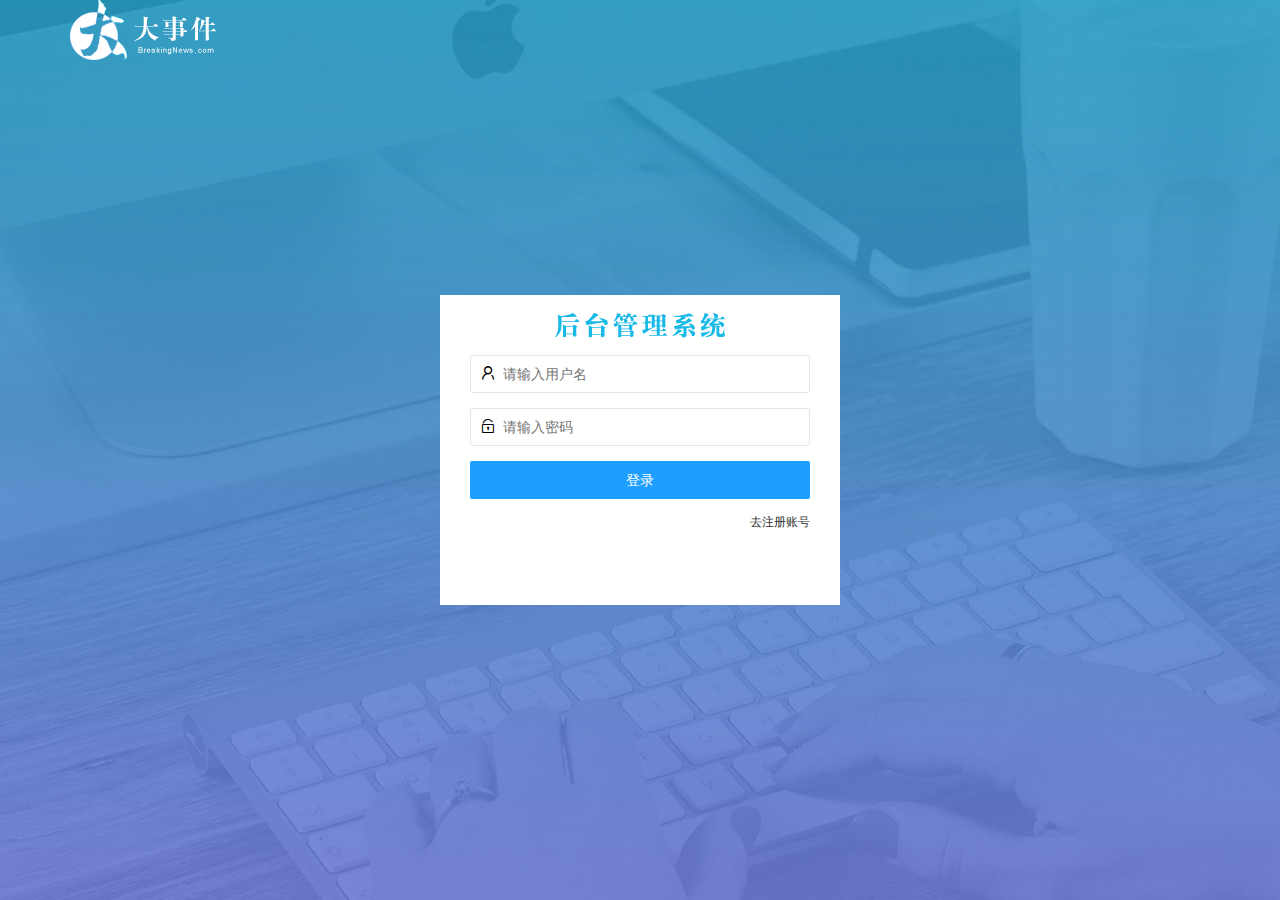
<file: login.html>
<!DOCTYPE html>
<html lang="en">

<head>
    <meta charset="UTF-8">
    <meta name="viewport" content="width=device-width, initial-scale=1.0">
    <title>大事件-登录/注册</title>
    <link rel="stylesheet" href="/assets/lib/layui/css/layui.css">
    <link rel="stylesheet" href="/assets/css/login.css">
</head>

<body>
    <!-- 头部的 Logo 区域 -->
    <div class="layui-main">
        <img src="/assets/images/logo.png" alt="" />
    </div>

    <!-- 登录注册区域 -->
    <div class="loginAndRegBox">
        <div class="title-box"></div>
        <!-- 登录的div -->
        <div class="login-box">
            <!-- 登录的表单 -->
            <form class="layui-form" id="form_login">
                <!-- 用户名 -->
                <div class="layui-form-item">
                    <i class="layui-icon layui-icon-username"></i>
                    <input type="text" name="username" required lay-verify="required" placeholder="请输入用户名"
                        autocomplete="off" class="layui-input" />
                </div>
                <!-- 密码 -->
                <div class="layui-form-item">
                    <i class="layui-icon layui-icon-password"></i>
                    <input type="password" name="password" required lay-verify="required|pwd" placeholder="请输入密码"
                        autocomplete="off" class="layui-input" />
                </div>
                <!-- 登录按钮 -->
                <div class="layui-form-item">
                    <!-- 注意：表单提交按钮和普通按钮的区别，就是 lay-submit 属性 -->
                    <button class="layui-btn layui-btn-fluid layui-btn-normal" lay-submit>
                        登录
                    </button>
                </div>
                <div class="layui-form-item links">
                    <a href="javascript:;" id="link_reg">去注册账号</a>
                </div>
            </form>
        </div>
        <!-- 注册的div -->
        <div class="reg-box">
            <!-- 注册的表单 -->
            <form class="layui-form" id="form_reg">
                <!-- 用户名 -->
                <div class="layui-form-item">
                    <i class="layui-icon layui-icon-username"></i>
                    <input type="text" name="username" required lay-verify="required" placeholder="请输入用户名"
                        autocomplete="off" class="layui-input" />
                </div>
                <!-- 密码 -->
                <div class="layui-form-item">
                    <i class="layui-icon layui-icon-password"></i>
                    <input type="password" name="password" required lay-verify="required|pwd" placeholder="请输入密码"
                        autocomplete="off" class="layui-input" />
                </div>
                <!-- 密码确认框 -->
                <div class="layui-form-item">
                    <i class="layui-icon layui-icon-password"></i>
                    <input type="password" name="repassword" required lay-verify="required|pwd|repwd"
                        placeholder="再次确认密码" autocomplete="off" class="layui-input" />
                </div>
                <!-- 注册按钮 -->
                <div class="layui-form-item">
                    <!-- 注意：表单提交按钮和普通按钮的区别，就是 lay-submit 属性 -->
                    <button class="layui-btn layui-btn-fluid layui-btn-normal" lay-submit>
                        注册
                    </button>
                </div>
                <div class="layui-form-item links">
                    <a href="javascript:;" id="link_login">去登录</a>
                </div>
            </form>
        </div>
    </div>
    <!-- 导入Layui的JS文件 -->
    <script src="assets/lib/layui/layui.all.js"></script>
    <!-- 导入jQuery -->
    <script src="assets/lib/jquery.js"></script>
    <!-- 导入自己封装的baseAPI.js -->
    <script src="assets/js/baseAPI.js"></script>
    <!-- 导入自己的JavaScript脚本 -->
    <script src="assets/js/login.js"></script>
</body>

</html>
</file>
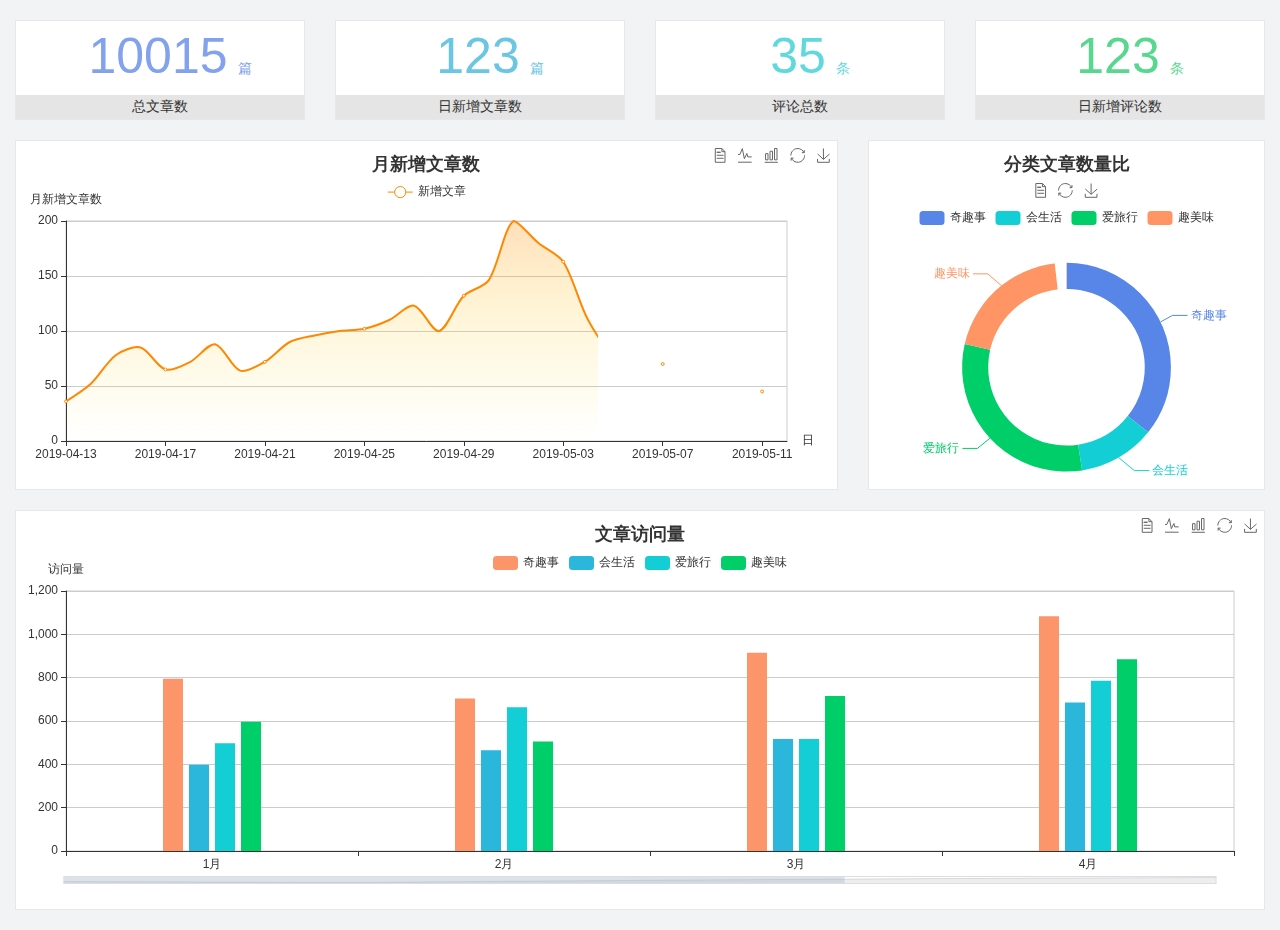
<file: home/dashboard.html>
<!DOCTYPE html>
<html lang="en">

<head>
  <meta charset="UTF-8">
  <meta name="viewport" content="width=device-width, initial-scale=1.0">
  <meta http-equiv="X-UA-Compatible" content="ie=edge">
  <title>图表统计</title>
  <link rel="stylesheet" href="../../assets/lib/bootstrap.css" />
  <link rel="stylesheet" href="../../assets/lib/main.css" />
  <script src="../../assets/lib/jquery.js"></script>
  <script type="text/javascript" src="../../assets/lib/echarts.min.js"></script>
</head>

<body>
  <div class="container-fluid">
    <div class="row spannel_list">
      <div class="col-sm-3 col-xs-6">
        <div class="spannel">
          <em>10015</em><span>篇</span>
          <b>总文章数</b>
        </div>
      </div>
      <div class="col-sm-3 col-xs-6">
        <div class="spannel scolor01">
          <em>123</em><span>篇</span>
          <b>日新增文章数</b>
        </div>
      </div>
      <div class="col-sm-3 col-xs-6">
        <div class="spannel scolor02">
          <em>35</em><span>条</span>
          <b>评论总数</b>
        </div>
      </div>
      <div class="col-sm-3 col-xs-6">
        <div class="spannel scolor03">
          <em>123</em><span>条</span>
          <b>日新增评论数</b>
        </div>
      </div>
    </div>
  </div>

  <div class="container-fluid">
    <div class="row curve-pie">
      <div class="col-lg-8 col-md-8">
        <div class="gragh_pannel" id="curve_show"></div>
      </div>
      <div class="col-lg-4 col-md-4">
        <div class="gragh_pannel" id="pie_show"></div>
      </div>
    </div>
  </div>

  <div class="container-fluid">
    <div class="column_pannel" id="column_show"></div>
  </div>

  <script>
    var oChart = echarts.init(document.getElementById('curve_show'));
    var aList_all = [
      { 'count': 36, 'date': '2019-04-13' },
      { 'count': 52, 'date': '2019-04-14' },
      { 'count': 78, 'date': '2019-04-15' },
      { 'count': 85, 'date': '2019-04-16' },
      { 'count': 65, 'date': '2019-04-17' },
      { 'count': 72, 'date': '2019-04-18' },
      { 'count': 88, 'date': '2019-04-19' },
      { 'count': 64, 'date': '2019-04-20' },
      { 'count': 72, 'date': '2019-04-21' },
      { 'count': 90, 'date': '2019-04-22' },
      { 'count': 96, 'date': '2019-04-23' },
      { 'count': 100, 'date': '2019-04-24' },
      { 'count': 102, 'date': '2019-04-25' },
      { 'count': 110, 'date': '2019-04-26' },
      { 'count': 123, 'date': '2019-04-27' },
      { 'count': 100, 'date': '2019-04-28' },
      { 'count': 132, 'date': '2019-04-29' },
      { 'count': 146, 'date': '2019-04-30' },
      { 'count': 200, 'date': '2019-05-01' },
      { 'count': 180, 'date': '2019-05-02' },
      { 'count': 163, 'date': '2019-05-03' },
      { 'count': 110, 'date': '2019-05-04' },
      { 'count': 80, 'date': '2019-05-05' },
      { 'count': 82, 'date': '2019-05-06' },
      { 'count': 70, 'date': '2019-05-07' },
      { 'count': 65, 'date': '2019-05-08' },
      { 'count': 54, 'date': '2019-05-09' },
      { 'count': 40, 'date': '2019-05-10' },
      { 'count': 45, 'date': '2019-05-11' },
      { 'count': 38, 'date': '2019-05-12' },
    ];

    let aCount = [];
    let aDate = [];

    for (var i = 0; i < aList_all.length; i++) {
      aCount.push(aList_all[i].count);
      aDate.push(aList_all[i].date);
    }

    var chartopt = {
      title: {
        text: '月新增文章数',
        left: 'center',
        top: '10'
      },
      tooltip: {
        trigger: 'axis'
      },
      legend: {
        data: ['新增文章'],
        top: '40'
      },
      toolbox: {
        show: true,
        feature: {
          mark: { show: true },
          dataView: { show: true, readOnly: false },
          magicType: { show: true, type: ['line', 'bar'] },
          restore: { show: true },
          saveAsImage: { show: true }
        }
      },
      calculable: true,
      xAxis: [
        {
          name: '日',
          type: 'category',
          boundaryGap: false,
          data: aDate
        }
      ],
      yAxis: [
        {
          name: '月新增文章数',
          type: 'value'
        }
      ],
      series: [
        {
          name: '新增文章',
          type: 'line',
          smooth: true,
          itemStyle: { normal: { areaStyle: { type: 'default' }, color: '#f80' }, lineStyle: { color: '#f80' } },
          data: aCount
        }],
      areaStyle: {
        normal: {
          color: new echarts.graphic.LinearGradient(0, 0, 0, 1, [{
            offset: 0,
            color: 'rgba(255,136,0,0.39)'
          }, {
            offset: .34,
            color: 'rgba(255,180,0,0.25)'
          }, {
            offset: 1,
            color: 'rgba(255,222,0,0.00)'
          }])

        }
      },
      grid: {
        show: true,
        x: 50,
        x2: 50,
        y: 80,
        height: 220
      }
    };

    oChart.setOption(chartopt);


    var oPie = echarts.init(document.getElementById('pie_show'));
    var oPieopt =
    {
      title: {
        top: 10,
        text: '分类文章数量比',
        x: 'center'
      },
      tooltip: {
        trigger: 'item',
        formatter: "{a} <br/>{b} : {c} ({d}%)"
      },
      color: ['#5885e8', '#13cfd5', '#00ce68', '#ff9565'],
      legend: {
        x: 'center',
        top: 65,
        data: ['奇趣事', '会生活', '爱旅行', '趣美味']
      },
      toolbox: {
        show: true,
        x: 'center',
        top: 35,
        feature: {
          mark: { show: true },
          dataView: { show: true, readOnly: false },
          magicType: {
            show: true,
            type: ['pie', 'funnel'],
            option: {
              funnel: {
                x: '25%',
                width: '50%',
                funnelAlign: 'left',
                max: 1548
              }
            }
          },
          restore: { show: true },
          saveAsImage: { show: true }
        }
      },
      calculable: true,
      series: [
        {
          name: '访问来源',
          type: 'pie',
          radius: ['45%', '60%'],
          center: ['50%', '65%'],
          data: [
            { value: 300, name: '奇趣事' },
            { value: 100, name: '会生活' },
            { value: 260, name: '爱旅行' },
            { value: 180, name: '趣美味' }
          ]
        }
      ]
    };
    oPie.setOption(oPieopt);



    var oColumn = this.echarts.init(document.getElementById('column_show'));
    var oColumnopt =
    {
      title: {
        text: '文章访问量',
        left: 'center',
        top: '10'
      },
      tooltip: {
        trigger: 'axis'
      },
      legend: {
        data: ['奇趣事', '会生活', '爱旅行', '趣美味'],
        top: '40'
      },
      toolbox: {
        show: true,
        feature: {
          mark: { show: true },
          dataView: { show: true, readOnly: false },
          magicType: { show: true, type: ['line', 'bar'] },
          restore: { show: true },
          saveAsImage: { show: true }
        }
      },
      calculable: true,
      xAxis: [
        {
          type: 'category',
          data: ['1月', '2月', '3月', '4月', '5月']
        }
      ],
      yAxis: [
        {
          name: '访问量',
          type: 'value'
        }
      ],
      series: [
        {
          name: '奇趣事',
          type: 'bar',
          barWidth: 20,
          itemStyle: {
            normal: { areaStyle: { type: 'default' }, color: '#fd956a' }
          },
          data: [800, 708, 920, 1090, 1200]
        },
        {
          name: '会生活',
          type: 'bar',
          barWidth: 20,
          itemStyle: {
            normal: { areaStyle: { type: 'default' }, color: '#2bb6db' }
          },
          data: [400, 468, 520, 690, 800]
        },
        {
          name: '爱旅行',
          type: 'bar',
          barWidth: 20,
          itemStyle: {
            normal: { areaStyle: { type: 'default' }, color: '#13cfd5' }
          },
          data: [500, 668, 520, 790, 900]
        },
        {
          name: '趣美味',
          type: 'bar',
          barWidth: 20,
          itemStyle: {
            normal: { areaStyle: { type: 'default' }, color: '#00ce68' }
          },
          data: [600, 508, 720, 890, 1000]
        }
      ],
      grid: {
        show: true,
        x: 50,
        x2: 30,
        y: 80,
        height: 260
      },
      dataZoom: [//给x轴设置滚动条
        {
          start: 0,//默认为0
          end: 100 - 1000 / 31,//默认为100
          type: 'slider',
          show: true,
          xAxisIndex: [0],
          handleSize: 0,//滑动条的 左右2个滑动条的大小
          height: 8,//组件高度
          left: 45, //左边的距离
          right: 50,//右边的距离
          bottom: 26,//右边的距离
          handleColor: '#ddd',//h滑动图标的颜色
          handleStyle: {
            borderColor: "#cacaca",
            borderWidth: "1",
            shadowBlur: 2,
            background: "#ddd",
            shadowColor: "#ddd",
          }
        }]
    };
    oColumn.setOption(oColumnopt);
  </script>
</body>

</html>
</file>
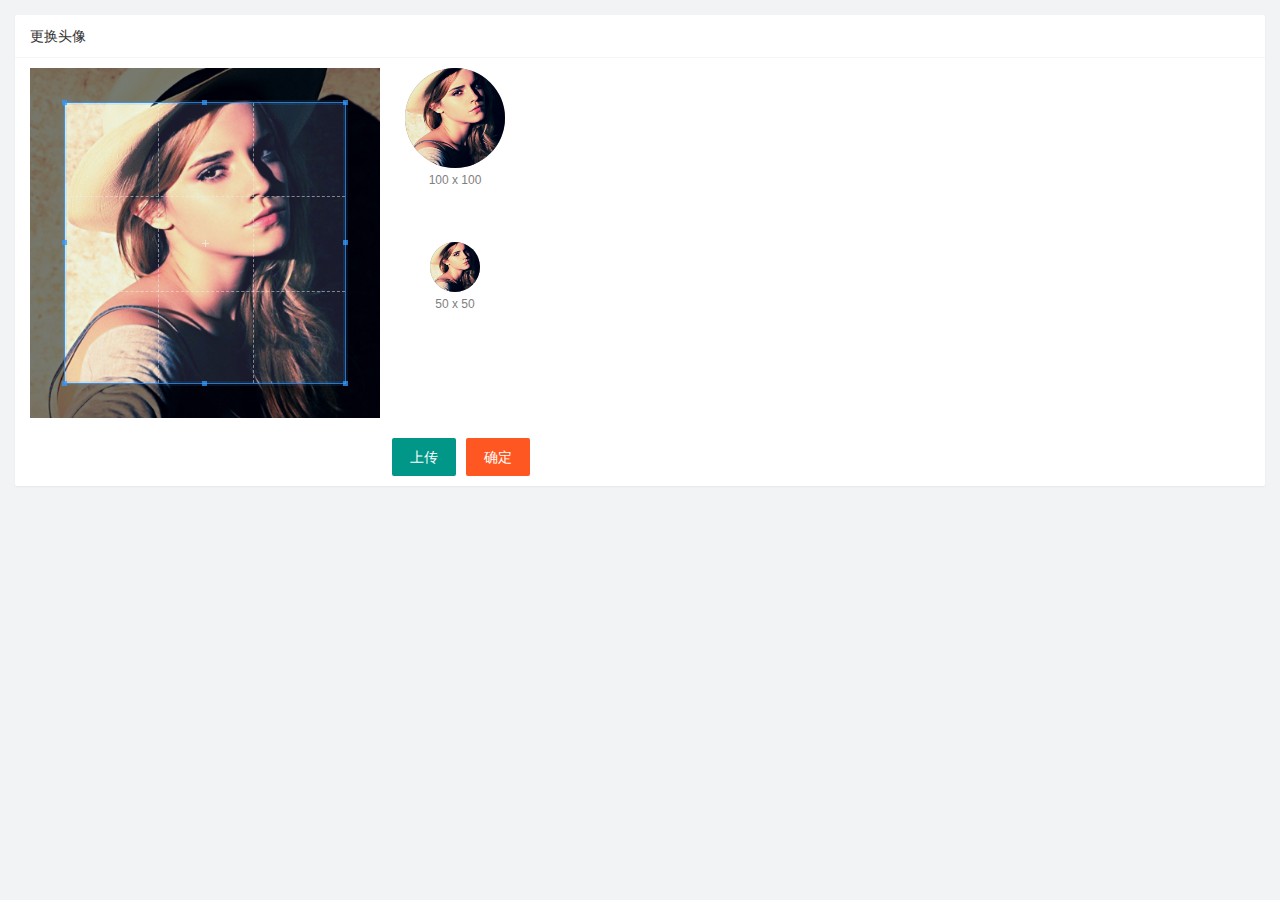
<file: user/user_avatar.html>
<!DOCTYPE html>
<html lang="en">

<head>
  <meta charset="UTF-8" />
  <meta name="viewport" content="width=device-width, initial-scale=1.0" />
  <title>Document</title>
  <link rel="stylesheet" href="/assets/lib/layui/css/layui.css" />
  <link rel="stylesheet" href="/assets/lib/cropper/cropper.css" />
  <link rel="stylesheet" href="/assets/css/user/user_avatar.css" />
</head>

<body>
  <!-- 卡片区域 -->
  <div class="layui-card">
    <div class="layui-card-header">更换头像</div>
    <div class="layui-card-body">
      <!-- 第一行的图片裁剪和预览区域 -->
      <div class="row1">
        <!-- 图片裁剪区域 -->
        <div class="cropper-box">
          <!-- 这个 img 标签很重要，将来会把它初始化为裁剪区域 -->
          <img id="image" src="/assets/images/sample.jpg" />
        </div>
        <!-- 图片的预览区域 -->
        <div class="preview-box">
          <div>
            <!-- 宽高为 100px 的预览区域 -->
            <div class="img-preview w100"></div>
            <p class="size">100 x 100</p>
          </div>
          <div>
            <!-- 宽高为 50px 的预览区域 -->
            <div class="img-preview w50"></div>
            <p class="size">50 x 50</p>
          </div>
        </div>
      </div>

      <!-- 第二行的按钮区域 -->
      <div class="row2">
        <!-- 通过 accept 属性，可以指定，允许用户选择什么类型的文件 -->
        <input type="file" id="file" accept="image/png,image/jpeg" />
        <button type="button" class="layui-btn" id="btnChooseImage">上传</button>
        <button type="button" class="layui-btn layui-btn-danger" id="btnUpload">确定</button>
      </div>
    </div>
  </div>

  <script src="/assets/lib/layui/layui.all.js"></script>
  <script src="/assets/lib/jquery.js"></script>
  <script src="/assets/lib/cropper/Cropper.js"></script>
  <script src="/assets/lib/cropper/jquery-cropper.js"></script>
  <script src="/assets/js/baseAPI.js"></script>
  <script src="/assets/js/user/user_avatar.js"></script>
</body>

</html>
</file>
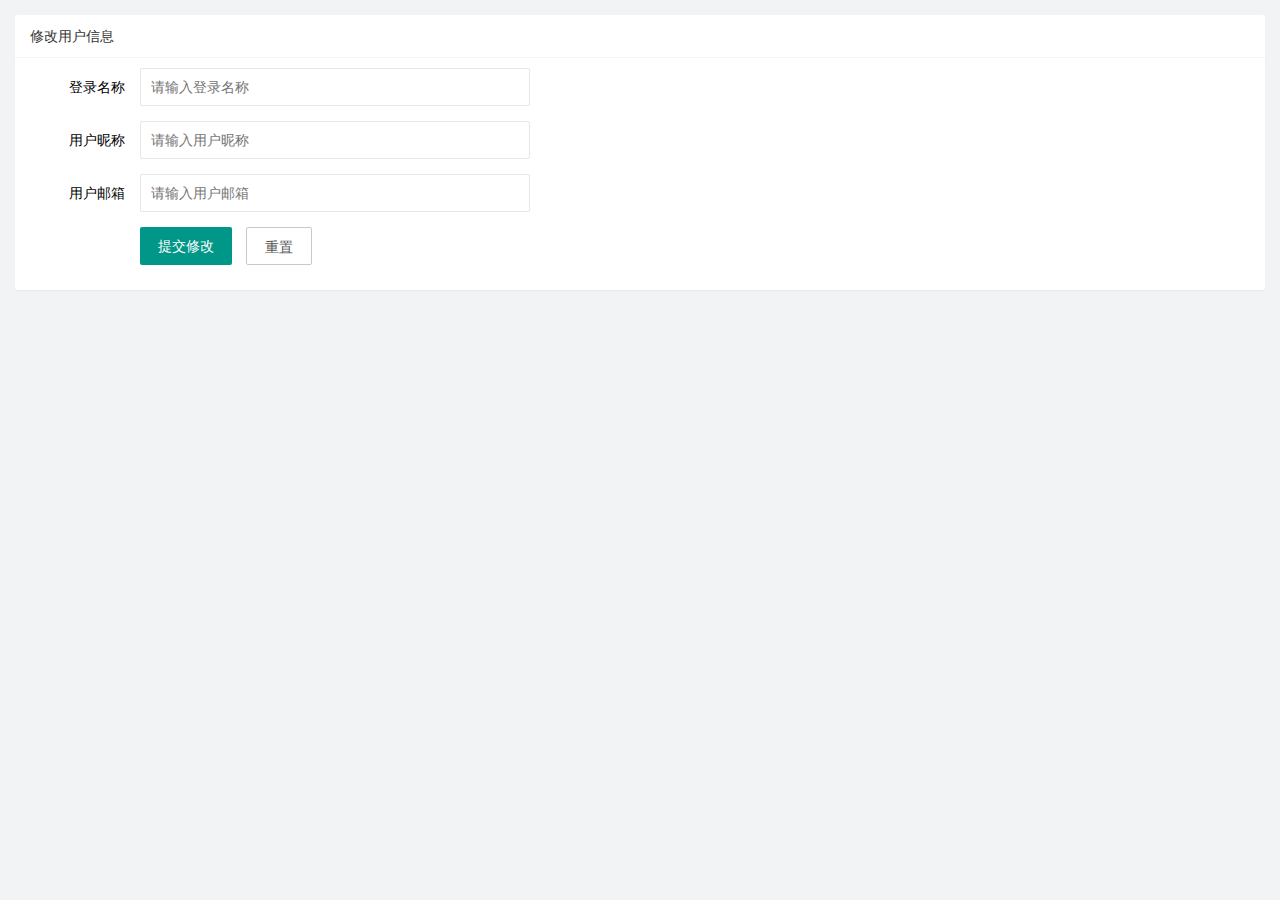
<file: user/user_info.html>
<!DOCTYPE html>
<html lang="en">

<head>
  <meta charset="UTF-8" />
  <meta name="viewport" content="width=device-width, initial-scale=1.0" />
  <title>Document</title>
  <!-- 导入 layui 的样式 -->
  <link rel="stylesheet" href="/assets/lib/layui/css/layui.css" />
  <!-- 导入自己的样式 -->
  <link rel="stylesheet" href="/assets/css/user/user_info.css" />
</head>

<body>
  <!-- 卡片区域 -->
  <div class="layui-card">
    <div class="layui-card-header">修改用户信息</div>
    <div class="layui-card-body">
      <!-- form 表单区域 -->
      <form class="layui-form" lay-filter="formUserInfo">
        <!-- 这是隐藏域 -->
        <input type="hidden" name="id" value="" />
        <div class="layui-form-item">
          <label class="layui-form-label">登录名称</label>
          <div class="layui-input-block">
            <input type="text" name="username" required lay-verify="required" placeholder="请输入登录名称" autocomplete="off"
              class="layui-input" readonly />
          </div>
        </div>
        <div class="layui-form-item">
          <label class="layui-form-label">用户昵称</label>
          <div class="layui-input-block">
            <input type="text" name="nickname" required lay-verify="required|nickname" placeholder="请输入用户昵称"
              autocomplete="off" class="layui-input" />
          </div>
        </div>
        <div class="layui-form-item">
          <label class="layui-form-label">用户邮箱</label>
          <div class="layui-input-block">
            <input type="text" name="email" required lay-verify="required|email" placeholder="请输入用户邮箱"
              autocomplete="off" class="layui-input" />
          </div>
        </div>
        <div class="layui-form-item">
          <div class="layui-input-block">
            <button class="layui-btn" lay-submit lay-filter="formDemo">提交修改</button>
            <button type="reset" class="layui-btn layui-btn-primary" id="btnReset">重置</button>
          </div>
        </div>
      </form>
    </div>
  </div>

  <!-- 导入 layui 的 js -->
  <script src="/assets/lib/layui/layui.all.js"></script>
  <!-- 导入 jquery -->
  <script src="/assets/lib/jquery.js"></script>
  <!-- 导入 baseAPI -->
  <script src="/assets/js/baseAPI.js"></script>
  <!-- 导入自己的 js -->
  <script src="/assets/js/user/user_info.js"></script>
</body>

</html>
</file>
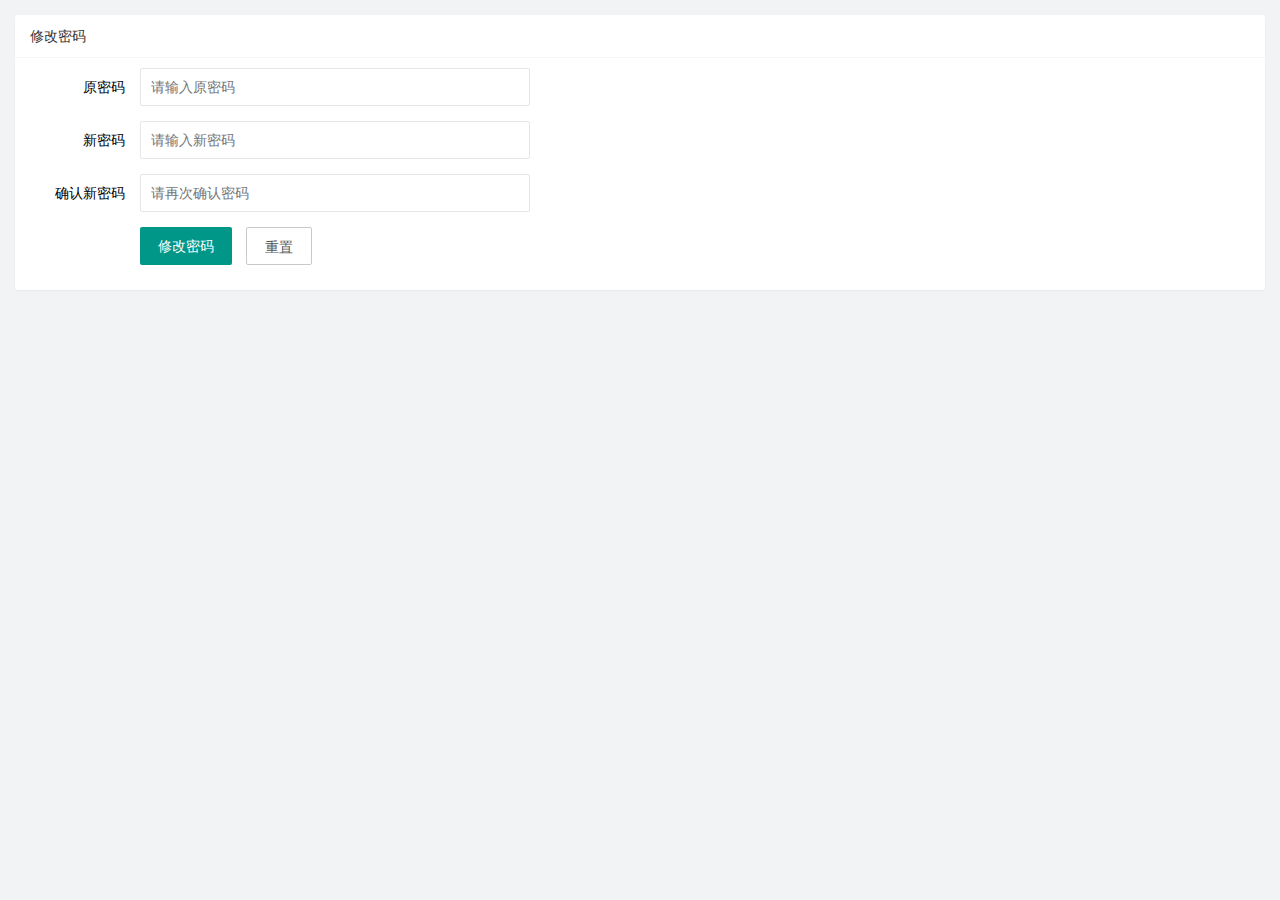
<file: user/user_pwd.html>
<!DOCTYPE html>
<html lang="en">

<head>
  <meta charset="UTF-8" />
  <meta name="viewport" content="width=device-width, initial-scale=1.0" />
  <title>Document</title>
  <link rel="stylesheet" href="/assets/lib/layui/css/layui.css" />
  <link rel="stylesheet" href="/assets/css/user/user_pwd.css" />
</head>

<body>
  <!-- 卡片区域 -->
  <div class="layui-card">
    <div class="layui-card-header">修改密码</div>
    <div class="layui-card-body">
      <form class="layui-form">
        <div class="layui-form-item">
          <label class="layui-form-label">原密码</label>
          <div class="layui-input-block">
            <input type="password" name="oldPwd" required lay-verify="required|pwd" placeholder="请输入原密码"
              autocomplete="off" class="layui-input" />
          </div>
        </div>
        <div class="layui-form-item">
          <label class="layui-form-label">新密码</label>
          <div class="layui-input-block">
            <input type="password" name="newPwd" required lay-verify="required|pwd|samePwd" placeholder="请输入新密码"
              autocomplete="off" class="layui-input" />
          </div>
        </div>
        <div class="layui-form-item">
          <label class="layui-form-label">确认新密码</label>
          <div class="layui-input-block">
            <input type="password" name="rePwd" required lay-verify="required|pwd|rePwd" placeholder="请再次确认密码"
              autocomplete="off" class="layui-input" />
          </div>
        </div>
        <div class="layui-form-item">
          <div class="layui-input-block">
            <button class="layui-btn" lay-submit lay-filter="formDemo">修改密码</button>
            <button type="reset" class="layui-btn layui-btn-primary">重置</button>
          </div>
        </div>
      </form>
    </div>
  </div>

  <!-- 导入 layui 的 js -->
  <script src="/assets/lib/layui/layui.all.js"></script>
  <!-- 导入 jQuery -->
  <script src="/assets/lib/jquery.js"></script>
  <!-- 导入 baseAPI -->
  <script src="/assets/js/baseAPI.js"></script>
  <!-- 导入自己的 js -->
  <script src="/assets/js/user/user_pwd.js"></script>
</body>

</html>
</file>
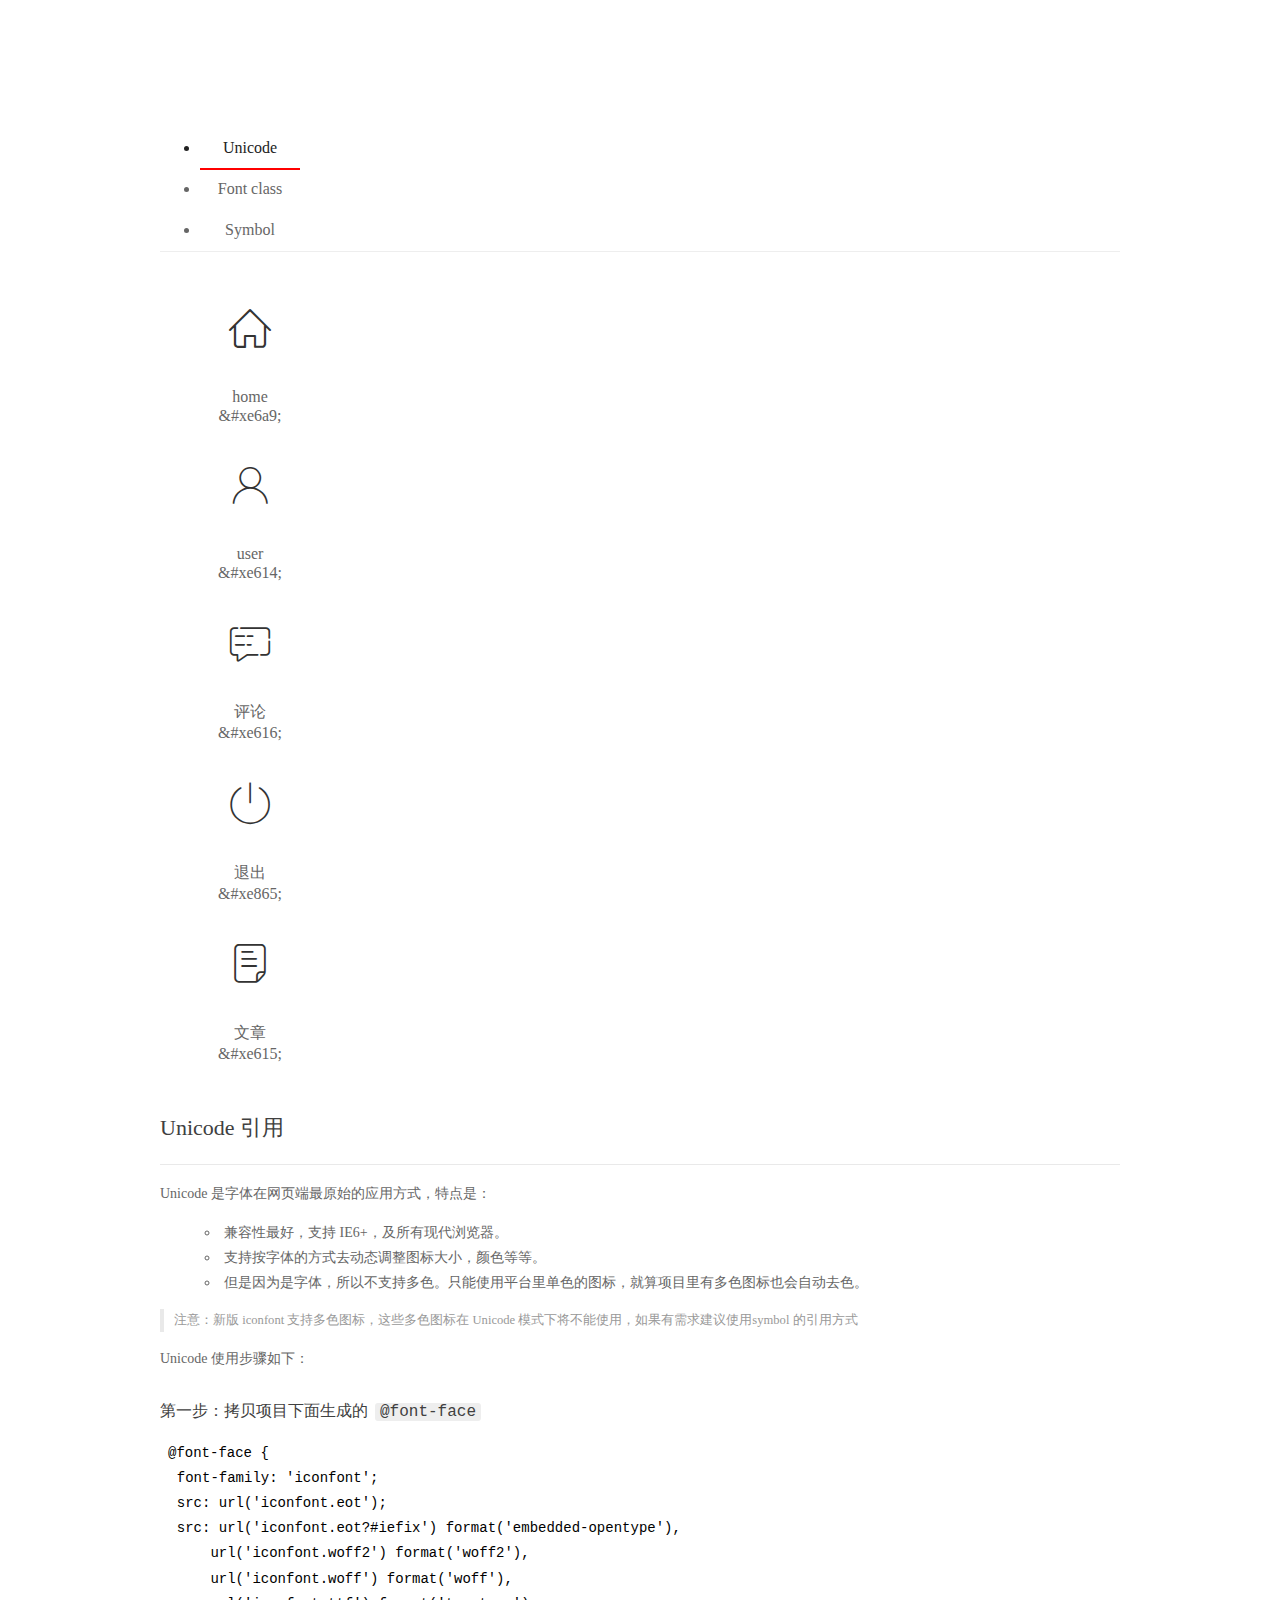
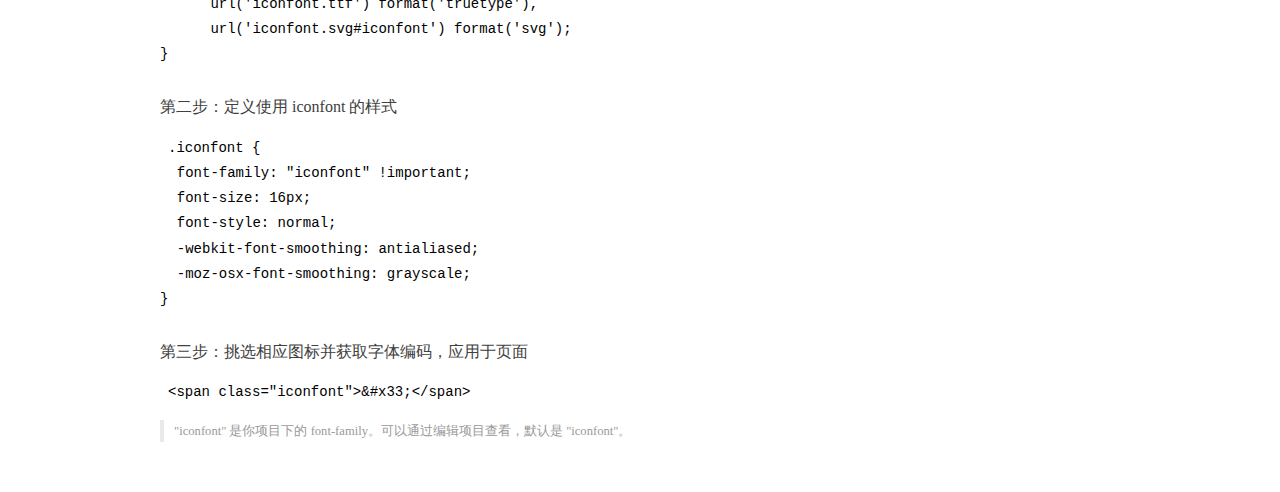
<file: assets/fonts/demo_index.html>
<!DOCTYPE html>
<html>
<head>
  <meta charset="utf-8"/>
  <title>IconFont Demo</title>
  <link rel="shortcut icon" href="https://gtms04.alicdn.com/tps/i4/TB1_oz6GVXXXXaFXpXXJDFnIXXX-64-64.ico" type="image/x-icon"/>
  <link rel="stylesheet" href="https://g.alicdn.com/thx/cube/1.3.2/cube.min.css">
  <link rel="stylesheet" href="demo.css">
  <link rel="stylesheet" href="iconfont.css">
  <script src="iconfont.js"></script>
  <!-- jQuery -->
  <script src="https://a1.alicdn.com/oss/uploads/2018/12/26/7bfddb60-08e8-11e9-9b04-53e73bb6408b.js"></script>
  <!-- 代码高亮 -->
  <script src="https://a1.alicdn.com/oss/uploads/2018/12/26/a3f714d0-08e6-11e9-8a15-ebf944d7534c.js"></script>
</head>
<body>
  <div class="main">
    <h1 class="logo"><a href="https://www.iconfont.cn/" title="iconfont 首页" target="_blank">&#xe86b;</a></h1>
    <div class="nav-tabs">
      <ul id="tabs" class="dib-box">
        <li class="dib active"><span>Unicode</span></li>
        <li class="dib"><span>Font class</span></li>
        <li class="dib"><span>Symbol</span></li>
      </ul>
      
    </div>
    <div class="tab-container">
      <div class="content unicode" style="display: block;">
          <ul class="icon_lists dib-box">
          
            <li class="dib">
              <span class="icon iconfont">&#xe6a9;</span>
                <div class="name">home</div>
                <div class="code-name">&amp;#xe6a9;</div>
              </li>
          
            <li class="dib">
              <span class="icon iconfont">&#xe614;</span>
                <div class="name">user</div>
                <div class="code-name">&amp;#xe614;</div>
              </li>
          
            <li class="dib">
              <span class="icon iconfont">&#xe616;</span>
                <div class="name">评论</div>
                <div class="code-name">&amp;#xe616;</div>
              </li>
          
            <li class="dib">
              <span class="icon iconfont">&#xe865;</span>
                <div class="name">退出</div>
                <div class="code-name">&amp;#xe865;</div>
              </li>
          
            <li class="dib">
              <span class="icon iconfont">&#xe615;</span>
                <div class="name">文章</div>
                <div class="code-name">&amp;#xe615;</div>
              </li>
          
          </ul>
          <div class="article markdown">
          <h2 id="unicode-">Unicode 引用</h2>
          <hr>

          <p>Unicode 是字体在网页端最原始的应用方式，特点是：</p>
          <ul>
            <li>兼容性最好，支持 IE6+，及所有现代浏览器。</li>
            <li>支持按字体的方式去动态调整图标大小，颜色等等。</li>
            <li>但是因为是字体，所以不支持多色。只能使用平台里单色的图标，就算项目里有多色图标也会自动去色。</li>
          </ul>
          <blockquote>
            <p>注意：新版 iconfont 支持多色图标，这些多色图标在 Unicode 模式下将不能使用，如果有需求建议使用symbol 的引用方式</p>
          </blockquote>
          <p>Unicode 使用步骤如下：</p>
          <h3 id="-font-face">第一步：拷贝项目下面生成的 <code>@font-face</code></h3>
<pre><code class="language-css"
>@font-face {
  font-family: 'iconfont';
  src: url('iconfont.eot');
  src: url('iconfont.eot?#iefix') format('embedded-opentype'),
      url('iconfont.woff2') format('woff2'),
      url('iconfont.woff') format('woff'),
      url('iconfont.ttf') format('truetype'),
      url('iconfont.svg#iconfont') format('svg');
}
</code></pre>
          <h3 id="-iconfont-">第二步：定义使用 iconfont 的样式</h3>
<pre><code class="language-css"
>.iconfont {
  font-family: "iconfont" !important;
  font-size: 16px;
  font-style: normal;
  -webkit-font-smoothing: antialiased;
  -moz-osx-font-smoothing: grayscale;
}
</code></pre>
          <h3 id="-">第三步：挑选相应图标并获取字体编码，应用于页面</h3>
<pre>
<code class="language-html"
>&lt;span class="iconfont"&gt;&amp;#x33;&lt;/span&gt;
</code></pre>
          <blockquote>
            <p>"iconfont" 是你项目下的 font-family。可以通过编辑项目查看，默认是 "iconfont"。</p>
          </blockquote>
          </div>
      </div>
      <div class="content font-class">
        <ul class="icon_lists dib-box">
          
          <li class="dib">
            <span class="icon iconfont icon-home"></span>
            <div class="name">
              home
            </div>
            <div class="code-name">.icon-home
            </div>
          </li>
          
          <li class="dib">
            <span class="icon iconfont icon-user"></span>
            <div class="name">
              user
            </div>
            <div class="code-name">.icon-user
            </div>
          </li>
          
          <li class="dib">
            <span class="icon iconfont icon-pinglun"></span>
            <div class="name">
              评论
            </div>
            <div class="code-name">.icon-pinglun
            </div>
          </li>
          
          <li class="dib">
            <span class="icon iconfont icon-tuichu"></span>
            <div class="name">
              退出
            </div>
            <div class="code-name">.icon-tuichu
            </div>
          </li>
          
          <li class="dib">
            <span class="icon iconfont icon-16"></span>
            <div class="name">
              文章
            </div>
            <div class="code-name">.icon-16
            </div>
          </li>
          
        </ul>
        <div class="article markdown">
        <h2 id="font-class-">font-class 引用</h2>
        <hr>

        <p>font-class 是 Unicode 使用方式的一种变种，主要是解决 Unicode 书写不直观，语意不明确的问题。</p>
        <p>与 Unicode 使用方式相比，具有如下特点：</p>
        <ul>
          <li>兼容性良好，支持 IE8+，及所有现代浏览器。</li>
          <li>相比于 Unicode 语意明确，书写更直观。可以很容易分辨这个 icon 是什么。</li>
          <li>因为使用 class 来定义图标，所以当要替换图标时，只需要修改 class 里面的 Unicode 引用。</li>
          <li>不过因为本质上还是使用的字体，所以多色图标还是不支持的。</li>
        </ul>
        <p>使用步骤如下：</p>
        <h3 id="-fontclass-">第一步：引入项目下面生成的 fontclass 代码：</h3>
<pre><code class="language-html">&lt;link rel="stylesheet" href="./iconfont.css"&gt;
</code></pre>
        <h3 id="-">第二步：挑选相应图标并获取类名，应用于页面：</h3>
<pre><code class="language-html">&lt;span class="iconfont icon-xxx"&gt;&lt;/span&gt;
</code></pre>
        <blockquote>
          <p>"
            iconfont" 是你项目下的 font-family。可以通过编辑项目查看，默认是 "iconfont"。</p>
        </blockquote>
      </div>
      </div>
      <div class="content symbol">
          <ul class="icon_lists dib-box">
          
            <li class="dib">
                <svg class="icon svg-icon" aria-hidden="true">
                  <use xlink:href="#icon-home"></use>
                </svg>
                <div class="name">home</div>
                <div class="code-name">#icon-home</div>
            </li>
          
            <li class="dib">
                <svg class="icon svg-icon" aria-hidden="true">
                  <use xlink:href="#icon-user"></use>
                </svg>
                <div class="name">user</div>
                <div class="code-name">#icon-user</div>
            </li>
          
            <li class="dib">
                <svg class="icon svg-icon" aria-hidden="true">
                  <use xlink:href="#icon-pinglun"></use>
                </svg>
                <div class="name">评论</div>
                <div class="code-name">#icon-pinglun</div>
            </li>
          
            <li class="dib">
                <svg class="icon svg-icon" aria-hidden="true">
                  <use xlink:href="#icon-tuichu"></use>
                </svg>
                <div class="name">退出</div>
                <div class="code-name">#icon-tuichu</div>
            </li>
          
            <li class="dib">
                <svg class="icon svg-icon" aria-hidden="true">
                  <use xlink:href="#icon-16"></use>
                </svg>
                <div class="name">文章</div>
                <div class="code-name">#icon-16</div>
            </li>
          
          </ul>
          <div class="article markdown">
          <h2 id="symbol-">Symbol 引用</h2>
          <hr>

          <p>这是一种全新的使用方式，应该说这才是未来的主流，也是平台目前推荐的用法。相关介绍可以参考这篇<a href="">文章</a>
            这种用法其实是做了一个 SVG 的集合，与另外两种相比具有如下特点：</p>
          <ul>
            <li>支持多色图标了，不再受单色限制。</li>
            <li>通过一些技巧，支持像字体那样，通过 <code>font-size</code>, <code>color</code> 来调整样式。</li>
            <li>兼容性较差，支持 IE9+，及现代浏览器。</li>
            <li>浏览器渲染 SVG 的性能一般，还不如 png。</li>
          </ul>
          <p>使用步骤如下：</p>
          <h3 id="-symbol-">第一步：引入项目下面生成的 symbol 代码：</h3>
<pre><code class="language-html">&lt;script src="./iconfont.js"&gt;&lt;/script&gt;
</code></pre>
          <h3 id="-css-">第二步：加入通用 CSS 代码（引入一次就行）：</h3>
<pre><code class="language-html">&lt;style&gt;
.icon {
  width: 1em;
  height: 1em;
  vertical-align: -0.15em;
  fill: currentColor;
  overflow: hidden;
}
&lt;/style&gt;
</code></pre>
          <h3 id="-">第三步：挑选相应图标并获取类名，应用于页面：</h3>
<pre><code class="language-html">&lt;svg class="icon" aria-hidden="true"&gt;
  &lt;use xlink:href="#icon-xxx"&gt;&lt;/use&gt;
&lt;/svg&gt;
</code></pre>
          </div>
      </div>

    </div>
  </div>
  <script>
  $(document).ready(function () {
      $('.tab-container .content:first').show()

      $('#tabs li').click(function (e) {
        var tabContent = $('.tab-container .content')
        var index = $(this).index()

        if ($(this).hasClass('active')) {
          return
        } else {
          $('#tabs li').removeClass('active')
          $(this).addClass('active')

          tabContent.hide().eq(index).fadeIn()
        }
      })
    })
  </script>
</body>
</html>
</file>
<file: assets/lib/layui/css/layui.css>
/** layui-v2.5.5 MIT License By https://www.layui.com */
 .layui-inline,img{display:inline-block;vertical-align:middle}h1,h2,h3,h4,h5,h6{font-weight:400}.layui-edge,.layui-header,.layui-inline,.layui-main{position:relative}.layui-body,.layui-edge,.layui-elip{overflow:hidden}.layui-btn,.layui-edge,.layui-inline,img{vertical-align:middle}.layui-btn,.layui-disabled,.layui-icon,.layui-unselect{-moz-user-select:none;-webkit-user-select:none;-ms-user-select:none}.layui-elip,.layui-form-checkbox span,.layui-form-pane .layui-form-label{text-overflow:ellipsis;white-space:nowrap}.layui-breadcrumb,.layui-tree-btnGroup{visibility:hidden}blockquote,body,button,dd,div,dl,dt,form,h1,h2,h3,h4,h5,h6,input,li,ol,p,pre,td,textarea,th,ul{margin:0;padding:0;-webkit-tap-highlight-color:rgba(0,0,0,0)}a:active,a:hover{outline:0}img{border:none}li{list-style:none}table{border-collapse:collapse;border-spacing:0}h4,h5,h6{font-size:100%}button,input,optgroup,option,select,textarea{font-family:inherit;font-size:inherit;font-style:inherit;font-weight:inherit;outline:0}pre{white-space:pre-wrap;white-space:-moz-pre-wrap;white-space:-pre-wrap;white-space:-o-pre-wrap;word-wrap:break-word}body{line-height:24px;font:14px Helvetica Neue,Helvetica,PingFang SC,Tahoma,Arial,sans-serif}hr{height:1px;margin:10px 0;border:0;clear:both}a{color:#333;text-decoration:none}a:hover{color:#777}a cite{font-style:normal;*cursor:pointer}.layui-border-box,.layui-border-box *{box-sizing:border-box}.layui-box,.layui-box *{box-sizing:content-box}.layui-clear{clear:both;*zoom:1}.layui-clear:after{content:'\20';clear:both;*zoom:1;display:block;height:0}.layui-inline{*display:inline;*zoom:1}.layui-edge{display:inline-block;width:0;height:0;border-width:6px;border-style:dashed;border-color:transparent}.layui-edge-top{top:-4px;border-bottom-color:#999;border-bottom-style:solid}.layui-edge-right{border-left-color:#999;border-left-style:solid}.layui-edge-bottom{top:2px;border-top-color:#999;border-top-style:solid}.layui-edge-left{border-right-color:#999;border-right-style:solid}.layui-disabled,.layui-disabled:hover{color:#d2d2d2!important;cursor:not-allowed!important}.layui-circle{border-radius:100%}.layui-show{display:block!important}.layui-hide{display:none!important}@font-face{font-family:layui-icon;src:url(../font/iconfont.eot?v=250);src:url(../font/iconfont.eot?v=250#iefix) format('embedded-opentype'),url(../font/iconfont.woff2?v=250) format('woff2'),url(../font/iconfont.woff?v=250) format('woff'),url(../font/iconfont.ttf?v=250) format('truetype'),url(../font/iconfont.svg?v=250#layui-icon) format('svg')}.layui-icon{font-family:layui-icon!important;font-size:16px;font-style:normal;-webkit-font-smoothing:antialiased;-moz-osx-font-smoothing:grayscale}.layui-icon-reply-fill:before{content:"\e611"}.layui-icon-set-fill:before{content:"\e614"}.layui-icon-menu-fill:before{content:"\e60f"}.layui-icon-search:before{content:"\e615"}.layui-icon-share:before{content:"\e641"}.layui-icon-set-sm:before{content:"\e620"}.layui-icon-engine:before{content:"\e628"}.layui-icon-close:before{content:"\1006"}.layui-icon-close-fill:before{content:"\1007"}.layui-icon-chart-screen:before{content:"\e629"}.layui-icon-star:before{content:"\e600"}.layui-icon-circle-dot:before{content:"\e617"}.layui-icon-chat:before{content:"\e606"}.layui-icon-release:before{content:"\e609"}.layui-icon-list:before{content:"\e60a"}.layui-icon-chart:before{content:"\e62c"}.layui-icon-ok-circle:before{content:"\1005"}.layui-icon-layim-theme:before{content:"\e61b"}.layui-icon-table:before{content:"\e62d"}.layui-icon-right:before{content:"\e602"}.layui-icon-left:before{content:"\e603"}.layui-icon-cart-simple:before{content:"\e698"}.layui-icon-face-cry:before{content:"\e69c"}.layui-icon-face-smile:before{content:"\e6af"}.layui-icon-survey:before{content:"\e6b2"}.layui-icon-tree:before{content:"\e62e"}.layui-icon-upload-circle:before{content:"\e62f"}.layui-icon-add-circle:before{content:"\e61f"}.layui-icon-download-circle:before{content:"\e601"}.layui-icon-templeate-1:before{content:"\e630"}.layui-icon-util:before{content:"\e631"}.layui-icon-face-surprised:before{content:"\e664"}.layui-icon-edit:before{content:"\e642"}.layui-icon-speaker:before{content:"\e645"}.layui-icon-down:before{content:"\e61a"}.layui-icon-file:before{content:"\e621"}.layui-icon-layouts:before{content:"\e632"}.layui-icon-rate-half:before{content:"\e6c9"}.layui-icon-add-circle-fine:before{content:"\e608"}.layui-icon-prev-circle:before{content:"\e633"}.layui-icon-read:before{content:"\e705"}.layui-icon-404:before{content:"\e61c"}.layui-icon-carousel:before{content:"\e634"}.layui-icon-help:before{content:"\e607"}.layui-icon-code-circle:before{content:"\e635"}.layui-icon-water:before{content:"\e636"}.layui-icon-username:before{content:"\e66f"}.layui-icon-find-fill:before{content:"\e670"}.layui-icon-about:before{content:"\e60b"}.layui-icon-location:before{content:"\e715"}.layui-icon-up:before{content:"\e619"}.layui-icon-pause:before{content:"\e651"}.layui-icon-date:before{content:"\e637"}.layui-icon-layim-uploadfile:before{content:"\e61d"}.layui-icon-delete:before{content:"\e640"}.layui-icon-play:before{content:"\e652"}.layui-icon-top:before{content:"\e604"}.layui-icon-friends:before{content:"\e612"}.layui-icon-refresh-3:before{content:"\e9aa"}.layui-icon-ok:before{content:"\e605"}.layui-icon-layer:before{content:"\e638"}.layui-icon-face-smile-fine:before{content:"\e60c"}.layui-icon-dollar:before{content:"\e659"}.layui-icon-group:before{content:"\e613"}.layui-icon-layim-download:before{content:"\e61e"}.layui-icon-picture-fine:before{content:"\e60d"}.layui-icon-link:before{content:"\e64c"}.layui-icon-diamond:before{content:"\e735"}.layui-icon-log:before{content:"\e60e"}.layui-icon-rate-solid:before{content:"\e67a"}.layui-icon-fonts-del:before{content:"\e64f"}.layui-icon-unlink:before{content:"\e64d"}.layui-icon-fonts-clear:before{content:"\e639"}.layui-icon-triangle-r:before{content:"\e623"}.layui-icon-circle:before{content:"\e63f"}.layui-icon-radio:before{content:"\e643"}.layui-icon-align-center:before{content:"\e647"}.layui-icon-align-right:before{content:"\e648"}.layui-icon-align-left:before{content:"\e649"}.layui-icon-loading-1:before{content:"\e63e"}.layui-icon-return:before{content:"\e65c"}.layui-icon-fonts-strong:before{content:"\e62b"}.layui-icon-upload:before{content:"\e67c"}.layui-icon-dialogue:before{content:"\e63a"}.layui-icon-video:before{content:"\e6ed"}.layui-icon-headset:before{content:"\e6fc"}.layui-icon-cellphone-fine:before{content:"\e63b"}.layui-icon-add-1:before{content:"\e654"}.layui-icon-face-smile-b:before{content:"\e650"}.layui-icon-fonts-html:before{content:"\e64b"}.layui-icon-form:before{content:"\e63c"}.layui-icon-cart:before{content:"\e657"}.layui-icon-camera-fill:before{content:"\e65d"}.layui-icon-tabs:before{content:"\e62a"}.layui-icon-fonts-code:before{content:"\e64e"}.layui-icon-fire:before{content:"\e756"}.layui-icon-set:before{content:"\e716"}.layui-icon-fonts-u:before{content:"\e646"}.layui-icon-triangle-d:before{content:"\e625"}.layui-icon-tips:before{content:"\e702"}.layui-icon-picture:before{content:"\e64a"}.layui-icon-more-vertical:before{content:"\e671"}.layui-icon-flag:before{content:"\e66c"}.layui-icon-loading:before{content:"\e63d"}.layui-icon-fonts-i:before{content:"\e644"}.layui-icon-refresh-1:before{content:"\e666"}.layui-icon-rmb:before{content:"\e65e"}.layui-icon-home:before{content:"\e68e"}.layui-icon-user:before{content:"\e770"}.layui-icon-notice:before{content:"\e667"}.layui-icon-login-weibo:before{content:"\e675"}.layui-icon-voice:before{content:"\e688"}.layui-icon-upload-drag:before{content:"\e681"}.layui-icon-login-qq:before{content:"\e676"}.layui-icon-snowflake:before{content:"\e6b1"}.layui-icon-file-b:before{content:"\e655"}.layui-icon-template:before{content:"\e663"}.layui-icon-auz:before{content:"\e672"}.layui-icon-console:before{content:"\e665"}.layui-icon-app:before{content:"\e653"}.layui-icon-prev:before{content:"\e65a"}.layui-icon-website:before{content:"\e7ae"}.layui-icon-next:before{content:"\e65b"}.layui-icon-component:before{content:"\e857"}.layui-icon-more:before{content:"\e65f"}.layui-icon-login-wechat:before{content:"\e677"}.layui-icon-shrink-right:before{content:"\e668"}.layui-icon-spread-left:before{content:"\e66b"}.layui-icon-camera:before{content:"\e660"}.layui-icon-note:before{content:"\e66e"}.layui-icon-refresh:before{content:"\e669"}.layui-icon-female:before{content:"\e661"}.layui-icon-male:before{content:"\e662"}.layui-icon-password:before{content:"\e673"}.layui-icon-senior:before{content:"\e674"}.layui-icon-theme:before{content:"\e66a"}.layui-icon-tread:before{content:"\e6c5"}.layui-icon-praise:before{content:"\e6c6"}.layui-icon-star-fill:before{content:"\e658"}.layui-icon-rate:before{content:"\e67b"}.layui-icon-template-1:before{content:"\e656"}.layui-icon-vercode:before{content:"\e679"}.layui-icon-cellphone:before{content:"\e678"}.layui-icon-screen-full:before{content:"\e622"}.layui-icon-screen-restore:before{content:"\e758"}.layui-icon-cols:before{content:"\e610"}.layui-icon-export:before{content:"\e67d"}.layui-icon-print:before{content:"\e66d"}.layui-icon-slider:before{content:"\e714"}.layui-icon-addition:before{content:"\e624"}.layui-icon-subtraction:before{content:"\e67e"}.layui-icon-service:before{content:"\e626"}.layui-icon-transfer:before{content:"\e691"}.layui-main{width:1140px;margin:0 auto}.layui-header{z-index:1000;height:60px}.layui-header a:hover{transition:all .5s;-webkit-transition:all .5s}.layui-side{position:fixed;left:0;top:0;bottom:0;z-index:999;width:200px;overflow-x:hidden}.layui-side-scroll{position:relative;width:220px;height:100%;overflow-x:hidden}.layui-body{position:absolute;left:200px;right:0;top:0;bottom:0;z-index:998;width:auto;overflow-y:auto;box-sizing:border-box}.layui-layout-body{overflow:hidden}.layui-layout-admin .layui-header{background-color:#23262E}.layui-layout-admin .layui-side{top:60px;width:200px;overflow-x:hidden}.layui-layout-admin .layui-body{position:fixed;top:60px;bottom:44px}.layui-layout-admin .layui-main{width:auto;margin:0 15px}.layui-layout-admin .layui-footer{position:fixed;left:200px;right:0;bottom:0;height:44px;line-height:44px;padding:0 15px;background-color:#eee}.layui-layout-admin .layui-logo{position:absolute;left:0;top:0;width:200px;height:100%;line-height:60px;text-align:center;color:#009688;font-size:16px}.layui-layout-admin .layui-header .layui-nav{background:0 0}.layui-layout-left{position:absolute!important;left:200px;top:0}.layui-layout-right{position:absolute!important;right:0;top:0}.layui-container{position:relative;margin:0 auto;padding:0 15px;box-sizing:border-box}.layui-fluid{position:relative;margin:0 auto;padding:0 15px}.layui-row:after,.layui-row:before{content:'';display:block;clear:both}.layui-col-lg1,.layui-col-lg10,.layui-col-lg11,.layui-col-lg12,.layui-col-lg2,.layui-col-lg3,.layui-col-lg4,.layui-col-lg5,.layui-col-lg6,.layui-col-lg7,.layui-col-lg8,.layui-col-lg9,.layui-col-md1,.layui-col-md10,.layui-col-md11,.layui-col-md12,.layui-col-md2,.layui-col-md3,.layui-col-md4,.layui-col-md5,.layui-col-md6,.layui-col-md7,.layui-col-md8,.layui-col-md9,.layui-col-sm1,.layui-col-sm10,.layui-col-sm11,.layui-col-sm12,.layui-col-sm2,.layui-col-sm3,.layui-col-sm4,.layui-col-sm5,.layui-col-sm6,.layui-col-sm7,.layui-col-sm8,.layui-col-sm9,.layui-col-xs1,.layui-col-xs10,.layui-col-xs11,.layui-col-xs12,.layui-col-xs2,.layui-col-xs3,.layui-col-xs4,.layui-col-xs5,.layui-col-xs6,.layui-col-xs7,.layui-col-xs8,.layui-col-xs9{position:relative;display:block;box-sizing:border-box}.layui-col-xs1,.layui-col-xs10,.layui-col-xs11,.layui-col-xs12,.layui-col-xs2,.layui-col-xs3,.layui-col-xs4,.layui-col-xs5,.layui-col-xs6,.layui-col-xs7,.layui-col-xs8,.layui-col-xs9{float:left}.layui-col-xs1{width:8.33333333%}.layui-col-xs2{width:16.66666667%}.layui-col-xs3{width:25%}.layui-col-xs4{width:33.33333333%}.layui-col-xs5{width:41.66666667%}.layui-col-xs6{width:50%}.layui-col-xs7{width:58.33333333%}.layui-col-xs8{width:66.66666667%}.layui-col-xs9{width:75%}.layui-col-xs10{width:83.33333333%}.layui-col-xs11{width:91.66666667%}.layui-col-xs12{width:100%}.layui-col-xs-offset1{margin-left:8.33333333%}.layui-col-xs-offset2{margin-left:16.66666667%}.layui-col-xs-offset3{margin-left:25%}.layui-col-xs-offset4{margin-left:33.33333333%}.layui-col-xs-offset5{margin-left:41.66666667%}.layui-col-xs-offset6{margin-left:50%}.layui-col-xs-offset7{margin-left:58.33333333%}.layui-col-xs-offset8{margin-left:66.66666667%}.layui-col-xs-offset9{margin-left:75%}.layui-col-xs-offset10{margin-left:83.33333333%}.layui-col-xs-offset11{margin-left:91.66666667%}.layui-col-xs-offset12{margin-left:100%}@media screen and (max-width:768px){.layui-hide-xs{display:none!important}.layui-show-xs-block{display:block!important}.layui-show-xs-inline{display:inline!important}.layui-show-xs-inline-block{display:inline-block!important}}@media screen and (min-width:768px){.layui-container{width:750px}.layui-hide-sm{display:none!important}.layui-show-sm-block{display:block!important}.layui-show-sm-inline{display:inline!important}.layui-show-sm-inline-block{display:inline-block!important}.layui-col-sm1,.layui-col-sm10,.layui-col-sm11,.layui-col-sm12,.layui-col-sm2,.layui-col-sm3,.layui-col-sm4,.layui-col-sm5,.layui-col-sm6,.layui-col-sm7,.layui-col-sm8,.layui-col-sm9{float:left}.layui-col-sm1{width:8.33333333%}.layui-col-sm2{width:16.66666667%}.layui-col-sm3{width:25%}.layui-col-sm4{width:33.33333333%}.layui-col-sm5{width:41.66666667%}.layui-col-sm6{width:50%}.layui-col-sm7{width:58.33333333%}.layui-col-sm8{width:66.66666667%}.layui-col-sm9{width:75%}.layui-col-sm10{width:83.33333333%}.layui-col-sm11{width:91.66666667%}.layui-col-sm12{width:100%}.layui-col-sm-offset1{margin-left:8.33333333%}.layui-col-sm-offset2{margin-left:16.66666667%}.layui-col-sm-offset3{margin-left:25%}.layui-col-sm-offset4{margin-left:33.33333333%}.layui-col-sm-offset5{margin-left:41.66666667%}.layui-col-sm-offset6{margin-left:50%}.layui-col-sm-offset7{margin-left:58.33333333%}.layui-col-sm-offset8{margin-left:66.66666667%}.layui-col-sm-offset9{margin-left:75%}.layui-col-sm-offset10{margin-left:83.33333333%}.layui-col-sm-offset11{margin-left:91.66666667%}.layui-col-sm-offset12{margin-left:100%}}@media screen and (min-width:992px){.layui-container{width:970px}.layui-hide-md{display:none!important}.layui-show-md-block{display:block!important}.layui-show-md-inline{display:inline!important}.layui-show-md-inline-block{display:inline-block!important}.layui-col-md1,.layui-col-md10,.layui-col-md11,.layui-col-md12,.layui-col-md2,.layui-col-md3,.layui-col-md4,.layui-col-md5,.layui-col-md6,.layui-col-md7,.layui-col-md8,.layui-col-md9{float:left}.layui-col-md1{width:8.33333333%}.layui-col-md2{width:16.66666667%}.layui-col-md3{width:25%}.layui-col-md4{width:33.33333333%}.layui-col-md5{width:41.66666667%}.layui-col-md6{width:50%}.layui-col-md7{width:58.33333333%}.layui-col-md8{width:66.66666667%}.layui-col-md9{width:75%}.layui-col-md10{width:83.33333333%}.layui-col-md11{width:91.66666667%}.layui-col-md12{width:100%}.layui-col-md-offset1{margin-left:8.33333333%}.layui-col-md-offset2{margin-left:16.66666667%}.layui-col-md-offset3{margin-left:25%}.layui-col-md-offset4{margin-left:33.33333333%}.layui-col-md-offset5{margin-left:41.66666667%}.layui-col-md-offset6{margin-left:50%}.layui-col-md-offset7{margin-left:58.33333333%}.layui-col-md-offset8{margin-left:66.66666667%}.layui-col-md-offset9{margin-left:75%}.layui-col-md-offset10{margin-left:83.33333333%}.layui-col-md-offset11{margin-left:91.66666667%}.layui-col-md-offset12{margin-left:100%}}@media screen and (min-width:1200px){.layui-container{width:1170px}.layui-hide-lg{display:none!important}.layui-show-lg-block{display:block!important}.layui-show-lg-inline{display:inline!important}.layui-show-lg-inline-block{display:inline-block!important}.layui-col-lg1,.layui-col-lg10,.layui-col-lg11,.layui-col-lg12,.layui-col-lg2,.layui-col-lg3,.layui-col-lg4,.layui-col-lg5,.layui-col-lg6,.layui-col-lg7,.layui-col-lg8,.layui-col-lg9{float:left}.layui-col-lg1{width:8.33333333%}.layui-col-lg2{width:16.66666667%}.layui-col-lg3{width:25%}.layui-col-lg4{width:33.33333333%}.layui-col-lg5{width:41.66666667%}.layui-col-lg6{width:50%}.layui-col-lg7{width:58.33333333%}.layui-col-lg8{width:66.66666667%}.layui-col-lg9{width:75%}.layui-col-lg10{width:83.33333333%}.layui-col-lg11{width:91.66666667%}.layui-col-lg12{width:100%}.layui-col-lg-offset1{margin-left:8.33333333%}.layui-col-lg-offset2{margin-left:16.66666667%}.layui-col-lg-offset3{margin-left:25%}.layui-col-lg-offset4{margin-left:33.33333333%}.layui-col-lg-offset5{margin-left:41.66666667%}.layui-col-lg-offset6{margin-left:50%}.layui-col-lg-offset7{margin-left:58.33333333%}.layui-col-lg-offset8{margin-left:66.66666667%}.layui-col-lg-offset9{margin-left:75%}.layui-col-lg-offset10{margin-left:83.33333333%}.layui-col-lg-offset11{margin-left:91.66666667%}.layui-col-lg-offset12{margin-left:100%}}.layui-col-space1{margin:-.5px}.layui-col-space1>*{padding:.5px}.layui-col-space3{margin:-1.5px}.layui-col-space3>*{padding:1.5px}.layui-col-space5{margin:-2.5px}.layui-col-space5>*{padding:2.5px}.layui-col-space8{margin:-3.5px}.layui-col-space8>*{padding:3.5px}.layui-col-space10{margin:-5px}.layui-col-space10>*{padding:5px}.layui-col-space12{margin:-6px}.layui-col-space12>*{padding:6px}.layui-col-space15{margin:-7.5px}.layui-col-space15>*{padding:7.5px}.layui-col-space18{margin:-9px}.layui-col-space18>*{padding:9px}.layui-col-space20{margin:-10px}.layui-col-space20>*{padding:10px}.layui-col-space22{margin:-11px}.layui-col-space22>*{padding:11px}.layui-col-space25{margin:-12.5px}.layui-col-space25>*{padding:12.5px}.layui-col-space30{margin:-15px}.layui-col-space30>*{padding:15px}.layui-btn,.layui-input,.layui-select,.layui-textarea,.layui-upload-button{outline:0;-webkit-appearance:none;transition:all .3s;-webkit-transition:all .3s;box-sizing:border-box}.layui-elem-quote{margin-bottom:10px;padding:15px;line-height:22px;border-left:5px solid #009688;border-radius:0 2px 2px 0;background-color:#f2f2f2}.layui-quote-nm{border-style:solid;border-width:1px 1px 1px 5px;background:0 0}.layui-elem-field{margin-bottom:10px;padding:0;border-width:1px;border-style:solid}.layui-elem-field legend{margin-left:20px;padding:0 10px;font-size:20px;font-weight:300}.layui-field-title{margin:10px 0 20px;border-width:1px 0 0}.layui-field-box{padding:10px 15px}.layui-field-title .layui-field-box{padding:10px 0}.layui-progress{position:relative;height:6px;border-radius:20px;background-color:#e2e2e2}.layui-progress-bar{position:absolute;left:0;top:0;width:0;max-width:100%;height:6px;border-radius:20px;text-align:right;background-color:#5FB878;transition:all .3s;-webkit-transition:all .3s}.layui-progress-big,.layui-progress-big .layui-progress-bar{height:18px;line-height:18px}.layui-progress-text{position:relative;top:-20px;line-height:18px;font-size:12px;color:#666}.layui-progress-big .layui-progress-text{position:static;padding:0 10px;color:#fff}.layui-collapse{border-width:1px;border-style:solid;border-radius:2px}.layui-colla-content,.layui-colla-item{border-top-width:1px;border-top-style:solid}.layui-colla-item:first-child{border-top:none}.layui-colla-title{position:relative;height:42px;line-height:42px;padding:0 15px 0 35px;color:#333;background-color:#f2f2f2;cursor:pointer;font-size:14px;overflow:hidden}.layui-colla-content{display:none;padding:10px 15px;line-height:22px;color:#666}.layui-colla-icon{position:absolute;left:15px;top:0;font-size:14px}.layui-card{margin-bottom:15px;border-radius:2px;background-color:#fff;box-shadow:0 1px 2px 0 rgba(0,0,0,.05)}.layui-card:last-child{margin-bottom:0}.layui-card-header{position:relative;height:42px;line-height:42px;padding:0 15px;border-bottom:1px solid #f6f6f6;color:#333;border-radius:2px 2px 0 0;font-size:14px}.layui-bg-black,.layui-bg-blue,.layui-bg-cyan,.layui-bg-green,.layui-bg-orange,.layui-bg-red{color:#fff!important}.layui-card-body{position:relative;padding:10px 15px;line-height:24px}.layui-card-body[pad15]{padding:15px}.layui-card-body[pad20]{padding:20px}.layui-card-body .layui-table{margin:5px 0}.layui-card .layui-tab{margin:0}.layui-panel-window{position:relative;padding:15px;border-radius:0;border-top:5px solid #E6E6E6;background-color:#fff}.layui-auxiliar-moving{position:fixed;left:0;right:0;top:0;bottom:0;width:100%;height:100%;background:0 0;z-index:9999999999}.layui-form-label,.layui-form-mid,.layui-form-select,.layui-input-block,.layui-input-inline,.layui-textarea{position:relative}.layui-bg-red{background-color:#FF5722!important}.layui-bg-orange{background-color:#FFB800!important}.layui-bg-green{background-color:#009688!important}.layui-bg-cyan{background-color:#2F4056!important}.layui-bg-blue{background-color:#1E9FFF!important}.layui-bg-black{background-color:#393D49!important}.layui-bg-gray{background-color:#eee!important;color:#666!important}.layui-badge-rim,.layui-colla-content,.layui-colla-item,.layui-collapse,.layui-elem-field,.layui-form-pane .layui-form-item[pane],.layui-form-pane .layui-form-label,.layui-input,.layui-layedit,.layui-layedit-tool,.layui-quote-nm,.layui-select,.layui-tab-bar,.layui-tab-card,.layui-tab-title,.layui-tab-title .layui-this:after,.layui-textarea{border-color:#e6e6e6}.layui-timeline-item:before,hr{background-color:#e6e6e6}.layui-text{line-height:22px;font-size:14px;color:#666}.layui-text h1,.layui-text h2,.layui-text h3{font-weight:500;color:#333}.layui-text h1{font-size:30px}.layui-text h2{font-size:24px}.layui-text h3{font-size:18px}.layui-text a:not(.layui-btn){color:#01AAED}.layui-text a:not(.layui-btn):hover{text-decoration:underline}.layui-text ul{padding:5px 0 5px 15px}.layui-text ul li{margin-top:5px;list-style-type:disc}.layui-text em,.layui-word-aux{color:#999!important;padding:0 5px!important}.layui-btn{display:inline-block;height:38px;line-height:38px;padding:0 18px;background-color:#009688;color:#fff;white-space:nowrap;text-align:center;font-size:14px;border:none;border-radius:2px;cursor:pointer}.layui-btn:hover{opacity:.8;filter:alpha(opacity=80);color:#fff}.layui-btn:active{opacity:1;filter:alpha(opacity=100)}.layui-btn+.layui-btn{margin-left:10px}.layui-btn-container{font-size:0}.layui-btn-container .layui-btn{margin-right:10px;margin-bottom:10px}.layui-btn-container .layui-btn+.layui-btn{margin-left:0}.layui-table .layui-btn-container .layui-btn{margin-bottom:9px}.layui-btn-radius{border-radius:100px}.layui-btn .layui-icon{margin-right:3px;font-size:18px;vertical-align:bottom;vertical-align:middle\9}.layui-btn-primary{border:1px solid #C9C9C9;background-color:#fff;color:#555}.layui-btn-primary:hover{border-color:#009688;color:#333}.layui-btn-normal{background-color:#1E9FFF}.layui-btn-warm{background-color:#FFB800}.layui-btn-danger{background-color:#FF5722}.layui-btn-checked{background-color:#5FB878}.layui-btn-disabled,.layui-btn-disabled:active,.layui-btn-disabled:hover{border:1px solid #e6e6e6;background-color:#FBFBFB;color:#C9C9C9;cursor:not-allowed;opacity:1}.layui-btn-lg{height:44px;line-height:44px;padding:0 25px;font-size:16px}.layui-btn-sm{height:30px;line-height:30px;padding:0 10px;font-size:12px}.layui-btn-sm i{font-size:16px!important}.layui-btn-xs{height:22px;line-height:22px;padding:0 5px;font-size:12px}.layui-btn-xs i{font-size:14px!important}.layui-btn-group{display:inline-block;vertical-align:middle;font-size:0}.layui-btn-group .layui-btn{margin-left:0!important;margin-right:0!important;border-left:1px solid rgba(255,255,255,.5);border-radius:0}.layui-btn-group .layui-btn-primary{border-left:none}.layui-btn-group .layui-btn-primary:hover{border-color:#C9C9C9;color:#009688}.layui-btn-group .layui-btn:first-child{border-left:none;border-radius:2px 0 0 2px}.layui-btn-group .layui-btn-primary:first-child{border-left:1px solid #c9c9c9}.layui-btn-group .layui-btn:last-child{border-radius:0 2px 2px 0}.layui-btn-group .layui-btn+.layui-btn{margin-left:0}.layui-btn-group+.layui-btn-group{margin-left:10px}.layui-btn-fluid{width:100%}.layui-input,.layui-select,.layui-textarea{height:38px;line-height:1.3;line-height:38px\9;border-width:1px;border-style:solid;background-color:#fff;border-radius:2px}.layui-input::-webkit-input-placeholder,.layui-select::-webkit-input-placeholder,.layui-textarea::-webkit-input-placeholder{line-height:1.3}.layui-input,.layui-textarea{display:block;width:100%;padding-left:10px}.layui-input:hover,.layui-textarea:hover{border-color:#D2D2D2!important}.layui-input:focus,.layui-textarea:focus{border-color:#C9C9C9!important}.layui-textarea{min-height:100px;height:auto;line-height:20px;padding:6px 10px;resize:vertical}.layui-select{padding:0 10px}.layui-form input[type=checkbox],.layui-form input[type=radio],.layui-form select{display:none}.layui-form [lay-ignore]{display:initial}.layui-form-item{margin-bottom:15px;clear:both;*zoom:1}.layui-form-item:after{content:'\20';clear:both;*zoom:1;display:block;height:0}.layui-form-label{float:left;display:block;padding:9px 15px;width:80px;font-weight:400;line-height:20px;text-align:right}.layui-form-label-col{display:block;float:none;padding:9px 0;line-height:20px;text-align:left}.layui-form-item .layui-inline{margin-bottom:5px;margin-right:10px}.layui-input-block{margin-left:110px;min-height:36px}.layui-input-inline{display:inline-block;vertical-align:middle}.layui-form-item .layui-input-inline{float:left;width:190px;margin-right:10px}.layui-form-text .layui-input-inline{width:auto}.layui-form-mid{float:left;display:block;padding:9px 0!important;line-height:20px;margin-right:10px}.layui-form-danger+.layui-form-select .layui-input,.layui-form-danger:focus{border-color:#FF5722!important}.layui-form-select .layui-input{padding-right:30px;cursor:pointer}.layui-form-select .layui-edge{position:absolute;right:10px;top:50%;margin-top:-3px;cursor:pointer;border-width:6px;border-top-color:#c2c2c2;border-top-style:solid;transition:all .3s;-webkit-transition:all .3s}.layui-form-select dl{display:none;position:absolute;left:0;top:42px;padding:5px 0;z-index:899;min-width:100%;border:1px solid #d2d2d2;max-height:300px;overflow-y:auto;background-color:#fff;border-radius:2px;box-shadow:0 2px 4px rgba(0,0,0,.12);box-sizing:border-box}.layui-form-select dl dd,.layui-form-select dl dt{padding:0 10px;line-height:36px;white-space:nowrap;overflow:hidden;text-overflow:ellipsis}.layui-form-select dl dt{font-size:12px;color:#999}.layui-form-select dl dd{cursor:pointer}.layui-form-select dl dd:hover{background-color:#f2f2f2;-webkit-transition:.5s all;transition:.5s all}.layui-form-select .layui-select-group dd{padding-left:20px}.layui-form-select dl dd.layui-select-tips{padding-left:10px!important;color:#999}.layui-form-select dl dd.layui-this{background-color:#5FB878;color:#fff}.layui-form-checkbox,.layui-form-select dl dd.layui-disabled{background-color:#fff}.layui-form-selected dl{display:block}.layui-form-checkbox,.layui-form-checkbox *,.layui-form-switch{display:inline-block;vertical-align:middle}.layui-form-selected .layui-edge{margin-top:-9px;-webkit-transform:rotate(180deg);transform:rotate(180deg);margin-top:-3px\9}:root .layui-form-selected .layui-edge{margin-top:-9px\0/IE9}.layui-form-selectup dl{top:auto;bottom:42px}.layui-select-none{margin:5px 0;text-align:center;color:#999}.layui-select-disabled .layui-disabled{border-color:#eee!important}.layui-select-disabled .layui-edge{border-top-color:#d2d2d2}.layui-form-checkbox{position:relative;height:30px;line-height:30px;margin-right:10px;padding-right:30px;cursor:pointer;font-size:0;-webkit-transition:.1s linear;transition:.1s linear;box-sizing:border-box}.layui-form-checkbox span{padding:0 10px;height:100%;font-size:14px;border-radius:2px 0 0 2px;background-color:#d2d2d2;color:#fff;overflow:hidden}.layui-form-checkbox:hover span{background-color:#c2c2c2}.layui-form-checkbox i{position:absolute;right:0;top:0;width:30px;height:28px;border:1px solid #d2d2d2;border-left:none;border-radius:0 2px 2px 0;color:#fff;font-size:20px;text-align:center}.layui-form-checkbox:hover i{border-color:#c2c2c2;color:#c2c2c2}.layui-form-checked,.layui-form-checked:hover{border-color:#5FB878}.layui-form-checked span,.layui-form-checked:hover span{background-color:#5FB878}.layui-form-checked i,.layui-form-checked:hover i{color:#5FB878}.layui-form-item .layui-form-checkbox{margin-top:4px}.layui-form-checkbox[lay-skin=primary]{height:auto!important;line-height:normal!important;min-width:18px;min-height:18px;border:none!important;margin-right:0;padding-left:28px;padding-right:0;background:0 0}.layui-form-checkbox[lay-skin=primary] span{padding-left:0;padding-right:15px;line-height:18px;background:0 0;color:#666}.layui-form-checkbox[lay-skin=primary] i{right:auto;left:0;width:16px;height:16px;line-height:16px;border:1px solid #d2d2d2;font-size:12px;border-radius:2px;background-color:#fff;-webkit-transition:.1s linear;transition:.1s linear}.layui-form-checkbox[lay-skin=primary]:hover i{border-color:#5FB878;color:#fff}.layui-form-checked[lay-skin=primary] i{border-color:#5FB878!important;background-color:#5FB878;color:#fff}.layui-checkbox-disbaled[lay-skin=primary] span{background:0 0!important;color:#c2c2c2}.layui-checkbox-disbaled[lay-skin=primary]:hover i{border-color:#d2d2d2}.layui-form-item .layui-form-checkbox[lay-skin=primary]{margin-top:10px}.layui-form-switch{position:relative;height:22px;line-height:22px;min-width:35px;padding:0 5px;margin-top:8px;border:1px solid #d2d2d2;border-radius:20px;cursor:pointer;background-color:#fff;-webkit-transition:.1s linear;transition:.1s linear}.layui-form-switch i{position:absolute;left:5px;top:3px;width:16px;height:16px;border-radius:20px;background-color:#d2d2d2;-webkit-transition:.1s linear;transition:.1s linear}.layui-form-switch em{position:relative;top:0;width:25px;margin-left:21px;padding:0!important;text-align:center!important;color:#999!important;font-style:normal!important;font-size:12px}.layui-form-onswitch{border-color:#5FB878;background-color:#5FB878}.layui-checkbox-disbaled,.layui-checkbox-disbaled i{border-color:#e2e2e2!important}.layui-form-onswitch i{left:100%;margin-left:-21px;background-color:#fff}.layui-form-onswitch em{margin-left:5px;margin-right:21px;color:#fff!important}.layui-checkbox-disbaled span{background-color:#e2e2e2!important}.layui-checkbox-disbaled:hover i{color:#fff!important}[lay-radio]{display:none}.layui-form-radio,.layui-form-radio *{display:inline-block;vertical-align:middle}.layui-form-radio{line-height:28px;margin:6px 10px 0 0;padding-right:10px;cursor:pointer;font-size:0}.layui-form-radio *{font-size:14px}.layui-form-radio>i{margin-right:8px;font-size:22px;color:#c2c2c2}.layui-form-radio>i:hover,.layui-form-radioed>i{color:#5FB878}.layui-radio-disbaled>i{color:#e2e2e2!important}.layui-form-pane .layui-form-label{width:110px;padding:8px 15px;height:38px;line-height:20px;border-width:1px;border-style:solid;border-radius:2px 0 0 2px;text-align:center;background-color:#FBFBFB;overflow:hidden;box-sizing:border-box}.layui-form-pane .layui-input-inline{margin-left:-1px}.layui-form-pane .layui-input-block{margin-left:110px;left:-1px}.layui-form-pane .layui-input{border-radius:0 2px 2px 0}.layui-form-pane .layui-form-text .layui-form-label{float:none;width:100%;border-radius:2px;box-sizing:border-box;text-align:left}.layui-form-pane .layui-form-text .layui-input-inline{display:block;margin:0;top:-1px;clear:both}.layui-form-pane .layui-form-text .layui-input-block{margin:0;left:0;top:-1px}.layui-form-pane .layui-form-text .layui-textarea{min-height:100px;border-radius:0 0 2px 2px}.layui-form-pane .layui-form-checkbox{margin:4px 0 4px 10px}.layui-form-pane .layui-form-radio,.layui-form-pane .layui-form-switch{margin-top:6px;margin-left:10px}.layui-form-pane .layui-form-item[pane]{position:relative;border-width:1px;border-style:solid}.layui-form-pane .layui-form-item[pane] .layui-form-label{position:absolute;left:0;top:0;height:100%;border-width:0 1px 0 0}.layui-form-pane .layui-form-item[pane] .layui-input-inline{margin-left:110px}@media screen and (max-width:450px){.layui-form-item .layui-form-label{text-overflow:ellipsis;overflow:hidden;white-space:nowrap}.layui-form-item .layui-inline{display:block;margin-right:0;margin-bottom:20px;clear:both}.layui-form-item .layui-inline:after{content:'\20';clear:both;display:block;height:0}.layui-form-item .layui-input-inline{display:block;float:none;left:-3px;width:auto;margin:0 0 10px 112px}.layui-form-item .layui-input-inline+.layui-form-mid{margin-left:110px;top:-5px;padding:0}.layui-form-item .layui-form-checkbox{margin-right:5px;margin-bottom:5px}}.layui-layedit{border-width:1px;border-style:solid;border-radius:2px}.layui-layedit-tool{padding:3px 5px;border-bottom-width:1px;border-bottom-style:solid;font-size:0}.layedit-tool-fixed{position:fixed;top:0;border-top:1px solid #e2e2e2}.layui-layedit-tool .layedit-tool-mid,.layui-layedit-tool .layui-icon{display:inline-block;vertical-align:middle;text-align:center;font-size:14px}.layui-layedit-tool .layui-icon{position:relative;width:32px;height:30px;line-height:30px;margin:3px 5px;color:#777;cursor:pointer;border-radius:2px}.layui-layedit-tool .layui-icon:hover{color:#393D49}.layui-layedit-tool .layui-icon:active{color:#000}.layui-layedit-tool .layedit-tool-active{background-color:#e2e2e2;color:#000}.layui-layedit-tool .layui-disabled,.layui-layedit-tool .layui-disabled:hover{color:#d2d2d2;cursor:not-allowed}.layui-layedit-tool .layedit-tool-mid{width:1px;height:18px;margin:0 10px;background-color:#d2d2d2}.layedit-tool-html{width:50px!important;font-size:30px!important}.layedit-tool-b,.layedit-tool-code,.layedit-tool-help{font-size:16px!important}.layedit-tool-d,.layedit-tool-face,.layedit-tool-image,.layedit-tool-unlink{font-size:18px!important}.layedit-tool-image input{position:absolute;font-size:0;left:0;top:0;width:100%;height:100%;opacity:.01;filter:Alpha(opacity=1);cursor:pointer}.layui-layedit-iframe iframe{display:block;width:100%}#LAY_layedit_code{overflow:hidden}.layui-laypage{display:inline-block;*display:inline;*zoom:1;vertical-align:middle;margin:10px 0;font-size:0}.layui-laypage>a:first-child,.layui-laypage>a:first-child em{border-radius:2px 0 0 2px}.layui-laypage>a:last-child,.layui-laypage>a:last-child em{border-radius:0 2px 2px 0}.layui-laypage>:first-child{margin-left:0!important}.layui-laypage>:last-child{margin-right:0!important}.layui-laypage a,.layui-laypage button,.layui-laypage input,.layui-laypage select,.layui-laypage span{border:1px solid #e2e2e2}.layui-laypage a,.layui-laypage span{display:inline-block;*display:inline;*zoom:1;vertical-align:middle;padding:0 15px;height:28px;line-height:28px;margin:0 -1px 5px 0;background-color:#fff;color:#333;font-size:12px}.layui-flow-more a *,.layui-laypage input,.layui-table-view select[lay-ignore]{display:inline-block}.layui-laypage a:hover{color:#009688}.layui-laypage em{font-style:normal}.layui-laypage .layui-laypage-spr{color:#999;font-weight:700}.layui-laypage a{text-decoration:none}.layui-laypage .layui-laypage-curr{position:relative}.layui-laypage .layui-laypage-curr em{position:relative;color:#fff}.layui-laypage .layui-laypage-curr .layui-laypage-em{position:absolute;left:-1px;top:-1px;padding:1px;width:100%;height:100%;background-color:#009688}.layui-laypage-em{border-radius:2px}.layui-laypage-next em,.layui-laypage-prev em{font-family:Sim sun;font-size:16px}.layui-laypage .layui-laypage-count,.layui-laypage .layui-laypage-limits,.layui-laypage .layui-laypage-refresh,.layui-laypage .layui-laypage-skip{margin-left:10px;margin-right:10px;padding:0;border:none}.layui-laypage .layui-laypage-limits,.layui-laypage .layui-laypage-refresh{vertical-align:top}.layui-laypage .layui-laypage-refresh i{font-size:18px;cursor:pointer}.layui-laypage select{height:22px;padding:3px;border-radius:2px;cursor:pointer}.layui-laypage .layui-laypage-skip{height:30px;line-height:30px;color:#999}.layui-laypage button,.layui-laypage input{height:30px;line-height:30px;border-radius:2px;vertical-align:top;background-color:#fff;box-sizing:border-box}.layui-laypage input{width:40px;margin:0 10px;padding:0 3px;text-align:center}.layui-laypage input:focus,.layui-laypage select:focus{border-color:#009688!important}.layui-laypage button{margin-left:10px;padding:0 10px;cursor:pointer}.layui-table,.layui-table-view{margin:10px 0}.layui-flow-more{margin:10px 0;text-align:center;color:#999;font-size:14px}.layui-flow-more a{height:32px;line-height:32px}.layui-flow-more a *{vertical-align:top}.layui-flow-more a cite{padding:0 20px;border-radius:3px;background-color:#eee;color:#333;font-style:normal}.layui-flow-more a cite:hover{opacity:.8}.layui-flow-more a i{font-size:30px;color:#737383}.layui-table{width:100%;background-color:#fff;color:#666}.layui-table tr{transition:all .3s;-webkit-transition:all .3s}.layui-table th{text-align:left;font-weight:400}.layui-table tbody tr:hover,.layui-table thead tr,.layui-table-click,.layui-table-header,.layui-table-hover,.layui-table-mend,.layui-table-patch,.layui-table-tool,.layui-table-total,.layui-table-total tr,.layui-table[lay-even] tr:nth-child(even){background-color:#f2f2f2}.layui-table td,.layui-table th,.layui-table-col-set,.layui-table-fixed-r,.layui-table-grid-down,.layui-table-header,.layui-table-page,.layui-table-tips-main,.layui-table-tool,.layui-table-total,.layui-table-view,.layui-table[lay-skin=line],.layui-table[lay-skin=row]{border-width:1px;border-style:solid;border-color:#e6e6e6}.layui-table td,.layui-table th{position:relative;padding:9px 15px;min-height:20px;line-height:20px;font-size:14px}.layui-table[lay-skin=line] td,.layui-table[lay-skin=line] th{border-width:0 0 1px}.layui-table[lay-skin=row] td,.layui-table[lay-skin=row] th{border-width:0 1px 0 0}.layui-table[lay-skin=nob] td,.layui-table[lay-skin=nob] th{border:none}.layui-table img{max-width:100px}.layui-table[lay-size=lg] td,.layui-table[lay-size=lg] th{padding:15px 30px}.layui-table-view .layui-table[lay-size=lg] .layui-table-cell{height:40px;line-height:40px}.layui-table[lay-size=sm] td,.layui-table[lay-size=sm] th{font-size:12px;padding:5px 10px}.layui-table-view .layui-table[lay-size=sm] .layui-table-cell{height:20px;line-height:20px}.layui-table[lay-data]{display:none}.layui-table-box{position:relative;overflow:hidden}.layui-table-view .layui-table{position:relative;width:auto;margin:0}.layui-table-view .layui-table[lay-skin=line]{border-width:0 1px 0 0}.layui-table-view .layui-table[lay-skin=row]{border-width:0 0 1px}.layui-table-view .layui-table td,.layui-table-view .layui-table th{padding:5px 0;border-top:none;border-left:none}.layui-table-view .layui-table th.layui-unselect .layui-table-cell span{cursor:pointer}.layui-table-view .layui-table td{cursor:default}.layui-table-view .layui-table td[data-edit=text]{cursor:text}.layui-table-view .layui-form-checkbox[lay-skin=primary] i{width:18px;height:18px}.layui-table-view .layui-form-radio{line-height:0;padding:0}.layui-table-view .layui-form-radio>i{margin:0;font-size:20px}.layui-table-init{position:absolute;left:0;top:0;width:100%;height:100%;text-align:center;z-index:110}.layui-table-init .layui-icon{position:absolute;left:50%;top:50%;margin:-15px 0 0 -15px;font-size:30px;color:#c2c2c2}.layui-table-header{border-width:0 0 1px;overflow:hidden}.layui-table-header .layui-table{margin-bottom:-1px}.layui-table-tool .layui-inline[lay-event]{position:relative;width:26px;height:26px;padding:5px;line-height:16px;margin-right:10px;text-align:center;color:#333;border:1px solid #ccc;cursor:pointer;-webkit-transition:.5s all;transition:.5s all}.layui-table-tool .layui-inline[lay-event]:hover{border:1px solid #999}.layui-table-tool-temp{padding-right:120px}.layui-table-tool-self{position:absolute;right:17px;top:10px}.layui-table-tool .layui-table-tool-self .layui-inline[lay-event]{margin:0 0 0 10px}.layui-table-tool-panel{position:absolute;top:29px;left:-1px;padding:5px 0;min-width:150px;min-height:40px;border:1px solid #d2d2d2;text-align:left;overflow-y:auto;background-color:#fff;box-shadow:0 2px 4px rgba(0,0,0,.12)}.layui-table-cell,.layui-table-tool-panel li{overflow:hidden;text-overflow:ellipsis;white-space:nowrap}.layui-table-tool-panel li{padding:0 10px;line-height:30px;-webkit-transition:.5s all;transition:.5s all}.layui-table-tool-panel li .layui-form-checkbox[lay-skin=primary]{width:100%;padding-left:28px}.layui-table-tool-panel li:hover{background-color:#f2f2f2}.layui-table-tool-panel li .layui-form-checkbox[lay-skin=primary] i{position:absolute;left:0;top:0}.layui-table-tool-panel li .layui-form-checkbox[lay-skin=primary] span{padding:0}.layui-table-tool .layui-table-tool-self .layui-table-tool-panel{left:auto;right:-1px}.layui-table-col-set{position:absolute;right:0;top:0;width:20px;height:100%;border-width:0 0 0 1px;background-color:#fff}.layui-table-sort{width:10px;height:20px;margin-left:5px;cursor:pointer!important}.layui-table-sort .layui-edge{position:absolute;left:5px;border-width:5px}.layui-table-sort .layui-table-sort-asc{top:3px;border-top:none;border-bottom-style:solid;border-bottom-color:#b2b2b2}.layui-table-sort .layui-table-sort-asc:hover{border-bottom-color:#666}.layui-table-sort .layui-table-sort-desc{bottom:5px;border-bottom:none;border-top-style:solid;border-top-color:#b2b2b2}.layui-table-sort .layui-table-sort-desc:hover{border-top-color:#666}.layui-table-sort[lay-sort=asc] .layui-table-sort-asc{border-bottom-color:#000}.layui-table-sort[lay-sort=desc] .layui-table-sort-desc{border-top-color:#000}.layui-table-cell{height:28px;line-height:28px;padding:0 15px;position:relative;box-sizing:border-box}.layui-table-cell .layui-form-checkbox[lay-skin=primary]{top:-1px;padding:0}.layui-table-cell .layui-table-link{color:#01AAED}.laytable-cell-checkbox,.laytable-cell-numbers,.laytable-cell-radio,.laytable-cell-space{padding:0;text-align:center}.layui-table-body{position:relative;overflow:auto;margin-right:-1px;margin-bottom:-1px}.layui-table-body .layui-none{line-height:26px;padding:15px;text-align:center;color:#999}.layui-table-fixed{position:absolute;left:0;top:0;z-index:101}.layui-table-fixed .layui-table-body{overflow:hidden}.layui-table-fixed-l{box-shadow:0 -1px 8px rgba(0,0,0,.08)}.layui-table-fixed-r{left:auto;right:-1px;border-width:0 0 0 1px;box-shadow:-1px 0 8px rgba(0,0,0,.08)}.layui-table-fixed-r .layui-table-header{position:relative;overflow:visible}.layui-table-mend{position:absolute;right:-49px;top:0;height:100%;width:50px}.layui-table-tool{position:relative;z-index:890;width:100%;min-height:50px;line-height:30px;padding:10px 15px;border-width:0 0 1px}.layui-table-tool .layui-btn-container{margin-bottom:-10px}.layui-table-page,.layui-table-total{border-width:1px 0 0;margin-bottom:-1px;overflow:hidden}.layui-table-page{position:relative;width:100%;padding:7px 7px 0;height:41px;font-size:12px;white-space:nowrap}.layui-table-page>div{height:26px}.layui-table-page .layui-laypage{margin:0}.layui-table-page .layui-laypage a,.layui-table-page .layui-laypage span{height:26px;line-height:26px;margin-bottom:10px;border:none;background:0 0}.layui-table-page .layui-laypage a,.layui-table-page .layui-laypage span.layui-laypage-curr{padding:0 12px}.layui-table-page .layui-laypage span{margin-left:0;padding:0}.layui-table-page .layui-laypage .layui-laypage-prev{margin-left:-7px!important}.layui-table-page .layui-laypage .layui-laypage-curr .layui-laypage-em{left:0;top:0;padding:0}.layui-table-page .layui-laypage button,.layui-table-page .layui-laypage input{height:26px;line-height:26px}.layui-table-page .layui-laypage input{width:40px}.layui-table-page .layui-laypage button{padding:0 10px}.layui-table-page select{height:18px}.layui-table-patch .layui-table-cell{padding:0;width:30px}.layui-table-edit{position:absolute;left:0;top:0;width:100%;height:100%;padding:0 14px 1px;border-radius:0;box-shadow:1px 1px 20px rgba(0,0,0,.15)}.layui-table-edit:focus{border-color:#5FB878!important}select.layui-table-edit{padding:0 0 0 10px;border-color:#C9C9C9}.layui-table-view .layui-form-checkbox,.layui-table-view .layui-form-radio,.layui-table-view .layui-form-switch{top:0;margin:0;box-sizing:content-box}.layui-table-view .layui-form-checkbox{top:-1px;height:26px;line-height:26px}.layui-table-view .layui-form-checkbox i{height:26px}.layui-table-grid .layui-table-cell{overflow:visible}.layui-table-grid-down{position:absolute;top:0;right:0;width:26px;height:100%;padding:5px 0;border-width:0 0 0 1px;text-align:center;background-color:#fff;color:#999;cursor:pointer}.layui-table-grid-down .layui-icon{position:absolute;top:50%;left:50%;margin:-8px 0 0 -8px}.layui-table-grid-down:hover{background-color:#fbfbfb}body .layui-table-tips .layui-layer-content{background:0 0;padding:0;box-shadow:0 1px 6px rgba(0,0,0,.12)}.layui-table-tips-main{margin:-44px 0 0 -1px;max-height:150px;padding:8px 15px;font-size:14px;overflow-y:scroll;background-color:#fff;color:#666}.layui-table-tips-c{position:absolute;right:-3px;top:-13px;width:20px;height:20px;padding:3px;cursor:pointer;background-color:#666;border-radius:50%;color:#fff}.layui-table-tips-c:hover{background-color:#777}.layui-table-tips-c:before{position:relative;right:-2px}.layui-upload-file{display:none!important;opacity:.01;filter:Alpha(opacity=1)}.layui-upload-drag,.layui-upload-form,.layui-upload-wrap{display:inline-block}.layui-upload-list{margin:10px 0}.layui-upload-choose{padding:0 10px;color:#999}.layui-upload-drag{position:relative;padding:30px;border:1px dashed #e2e2e2;background-color:#fff;text-align:center;cursor:pointer;color:#999}.layui-upload-drag .layui-icon{font-size:50px;color:#009688}.layui-upload-drag[lay-over]{border-color:#009688}.layui-upload-iframe{position:absolute;width:0;height:0;border:0;visibility:hidden}.layui-upload-wrap{position:relative;vertical-align:middle}.layui-upload-wrap .layui-upload-file{display:block!important;position:absolute;left:0;top:0;z-index:10;font-size:100px;width:100%;height:100%;opacity:.01;filter:Alpha(opacity=1);cursor:pointer}.layui-transfer-active,.layui-transfer-box{display:inline-block;vertical-align:middle}.layui-transfer-box,.layui-transfer-header,.layui-transfer-search{border-width:0;border-style:solid;border-color:#e6e6e6}.layui-transfer-box{position:relative;border-width:1px;width:200px;height:360px;border-radius:2px;background-color:#fff}.layui-transfer-box .layui-form-checkbox{width:100%;margin:0!important}.layui-transfer-header{height:38px;line-height:38px;padding:0 10px;border-bottom-width:1px}.layui-transfer-search{position:relative;padding:10px;border-bottom-width:1px}.layui-transfer-search .layui-input{height:32px;padding-left:30px;font-size:12px}.layui-transfer-search .layui-icon-search{position:absolute;left:20px;top:50%;margin-top:-8px;color:#666}.layui-transfer-active{margin:0 15px}.layui-transfer-active .layui-btn{display:block;margin:0;padding:0 15px;background-color:#5FB878;border-color:#5FB878;color:#fff}.layui-transfer-active .layui-btn-disabled{background-color:#FBFBFB;border-color:#e6e6e6;color:#C9C9C9}.layui-transfer-active .layui-btn:first-child{margin-bottom:15px}.layui-transfer-active .layui-btn .layui-icon{margin:0;font-size:14px!important}.layui-transfer-data{padding:5px 0;overflow:auto}.layui-transfer-data li{height:32px;line-height:32px;padding:0 10px}.layui-transfer-data li:hover{background-color:#f2f2f2;transition:.5s all}.layui-transfer-data .layui-none{padding:15px 10px;text-align:center;color:#999}.layui-nav{position:relative;padding:0 20px;background-color:#393D49;color:#fff;border-radius:2px;font-size:0;box-sizing:border-box}.layui-nav *{font-size:14px}.layui-nav .layui-nav-item{position:relative;display:inline-block;*display:inline;*zoom:1;vertical-align:middle;line-height:60px}.layui-nav .layui-nav-item a{display:block;padding:0 20px;color:#fff;color:rgba(255,255,255,.7);transition:all .3s;-webkit-transition:all .3s}.layui-nav .layui-this:after,.layui-nav-bar,.layui-nav-tree .layui-nav-itemed:after{position:absolute;left:0;top:0;width:0;height:5px;background-color:#5FB878;transition:all .2s;-webkit-transition:all .2s}.layui-nav-bar{z-index:1000}.layui-nav .layui-nav-item a:hover,.layui-nav .layui-this a{color:#fff}.layui-nav .layui-this:after{content:'';top:auto;bottom:0;width:100%}.layui-nav-img{width:30px;height:30px;margin-right:10px;border-radius:50%}.layui-nav .layui-nav-more{content:'';width:0;height:0;border-style:solid dashed dashed;border-color:#fff transparent transparent;overflow:hidden;cursor:pointer;transition:all .2s;-webkit-transition:all .2s;position:absolute;top:50%;right:3px;margin-top:-3px;border-width:6px;border-top-color:rgba(255,255,255,.7)}.layui-nav .layui-nav-mored,.layui-nav-itemed>a .layui-nav-more{margin-top:-9px;border-style:dashed dashed solid;border-color:transparent transparent #fff}.layui-nav-child{display:none;position:absolute;left:0;top:65px;min-width:100%;line-height:36px;padding:5px 0;box-shadow:0 2px 4px rgba(0,0,0,.12);border:1px solid #d2d2d2;background-color:#fff;z-index:100;border-radius:2px;white-space:nowrap}.layui-nav .layui-nav-child a{color:#333}.layui-nav .layui-nav-child a:hover{background-color:#f2f2f2;color:#000}.layui-nav-child dd{position:relative}.layui-nav .layui-nav-child dd.layui-this a,.layui-nav-child dd.layui-this{background-color:#5FB878;color:#fff}.layui-nav-child dd.layui-this:after{display:none}.layui-nav-tree{width:200px;padding:0}.layui-nav-tree .layui-nav-item{display:block;width:100%;line-height:45px}.layui-nav-tree .layui-nav-item a{position:relative;height:45px;line-height:45px;text-overflow:ellipsis;overflow:hidden;white-space:nowrap}.layui-nav-tree .layui-nav-item a:hover{background-color:#4E5465}.layui-nav-tree .layui-nav-bar{width:5px;height:0;background-color:#009688}.layui-nav-tree .layui-nav-child dd.layui-this,.layui-nav-tree .layui-nav-child dd.layui-this a,.layui-nav-tree .layui-this,.layui-nav-tree .layui-this>a,.layui-nav-tree .layui-this>a:hover{background-color:#009688;color:#fff}.layui-nav-tree .layui-this:after{display:none}.layui-nav-itemed>a,.layui-nav-tree .layui-nav-title a,.layui-nav-tree .layui-nav-title a:hover{color:#fff!important}.layui-nav-tree .layui-nav-child{position:relative;z-index:0;top:0;border:none;box-shadow:none}.layui-nav-tree .layui-nav-child a{height:40px;line-height:40px;color:#fff;color:rgba(255,255,255,.7)}.layui-nav-tree .layui-nav-child,.layui-nav-tree .layui-nav-child a:hover{background:0 0;color:#fff}.layui-nav-tree .layui-nav-more{right:10px}.layui-nav-itemed>.layui-nav-child{display:block;padding:0;background-color:rgba(0,0,0,.3)!important}.layui-nav-itemed>.layui-nav-child>.layui-this>.layui-nav-child{display:block}.layui-nav-side{position:fixed;top:0;bottom:0;left:0;overflow-x:hidden;z-index:999}.layui-bg-blue .layui-nav-bar,.layui-bg-blue .layui-nav-itemed:after,.layui-bg-blue .layui-this:after{background-color:#93D1FF}.layui-bg-blue .layui-nav-child dd.layui-this{background-color:#1E9FFF}.layui-bg-blue .layui-nav-itemed>a,.layui-nav-tree.layui-bg-blue .layui-nav-title a,.layui-nav-tree.layui-bg-blue .layui-nav-title a:hover{background-color:#007DDB!important}.layui-breadcrumb{font-size:0}.layui-breadcrumb>*{font-size:14px}.layui-breadcrumb a{color:#999!important}.layui-breadcrumb a:hover{color:#5FB878!important}.layui-breadcrumb a cite{color:#666;font-style:normal}.layui-breadcrumb span[lay-separator]{margin:0 10px;color:#999}.layui-tab{margin:10px 0;text-align:left!important}.layui-tab[overflow]>.layui-tab-title{overflow:hidden}.layui-tab-title{position:relative;left:0;height:40px;white-space:nowrap;font-size:0;border-bottom-width:1px;border-bottom-style:solid;transition:all .2s;-webkit-transition:all .2s}.layui-tab-title li{display:inline-block;*display:inline;*zoom:1;vertical-align:middle;font-size:14px;transition:all .2s;-webkit-transition:all .2s;position:relative;line-height:40px;min-width:65px;padding:0 15px;text-align:center;cursor:pointer}.layui-tab-title li a{display:block}.layui-tab-title .layui-this{color:#000}.layui-tab-title .layui-this:after{position:absolute;left:0;top:0;content:'';width:100%;height:41px;border-width:1px;border-style:solid;border-bottom-color:#fff;border-radius:2px 2px 0 0;box-sizing:border-box;pointer-events:none}.layui-tab-bar{position:absolute;right:0;top:0;z-index:10;width:30px;height:39px;line-height:39px;border-width:1px;border-style:solid;border-radius:2px;text-align:center;background-color:#fff;cursor:pointer}.layui-tab-bar .layui-icon{position:relative;display:inline-block;top:3px;transition:all .3s;-webkit-transition:all .3s}.layui-tab-item{display:none}.layui-tab-more{padding-right:30px;height:auto!important;white-space:normal!important}.layui-tab-more li.layui-this:after{border-bottom-color:#e2e2e2;border-radius:2px}.layui-tab-more .layui-tab-bar .layui-icon{top:-2px;top:3px\9;-webkit-transform:rotate(180deg);transform:rotate(180deg)}:root .layui-tab-more .layui-tab-bar .layui-icon{top:-2px\0/IE9}.layui-tab-content{padding:10px}.layui-tab-title li .layui-tab-close{position:relative;display:inline-block;width:18px;height:18px;line-height:20px;margin-left:8px;top:1px;text-align:center;font-size:14px;color:#c2c2c2;transition:all .2s;-webkit-transition:all .2s}.layui-tab-title li .layui-tab-close:hover{border-radius:2px;background-color:#FF5722;color:#fff}.layui-tab-brief>.layui-tab-title .layui-this{color:#009688}.layui-tab-brief>.layui-tab-more li.layui-this:after,.layui-tab-brief>.layui-tab-title .layui-this:after{border:none;border-radius:0;border-bottom:2px solid #5FB878}.layui-tab-brief[overflow]>.layui-tab-title .layui-this:after{top:-1px}.layui-tab-card{border-width:1px;border-style:solid;border-radius:2px;box-shadow:0 2px 5px 0 rgba(0,0,0,.1)}.layui-tab-card>.layui-tab-title{background-color:#f2f2f2}.layui-tab-card>.layui-tab-title li{margin-right:-1px;margin-left:-1px}.layui-tab-card>.layui-tab-title .layui-this{background-color:#fff}.layui-tab-card>.layui-tab-title .layui-this:after{border-top:none;border-width:1px;border-bottom-color:#fff}.layui-tab-card>.layui-tab-title .layui-tab-bar{height:40px;line-height:40px;border-radius:0;border-top:none;border-right:none}.layui-tab-card>.layui-tab-more .layui-this{background:0 0;color:#5FB878}.layui-tab-card>.layui-tab-more .layui-this:after{border:none}.layui-timeline{padding-left:5px}.layui-timeline-item{position:relative;padding-bottom:20px}.layui-timeline-axis{position:absolute;left:-5px;top:0;z-index:10;width:20px;height:20px;line-height:20px;background-color:#fff;color:#5FB878;border-radius:50%;text-align:center;cursor:pointer}.layui-timeline-axis:hover{color:#FF5722}.layui-timeline-item:before{content:'';position:absolute;left:5px;top:0;z-index:0;width:1px;height:100%}.layui-timeline-item:last-child:before{display:none}.layui-timeline-item:first-child:before{display:block}.layui-timeline-content{padding-left:25px}.layui-timeline-title{position:relative;margin-bottom:10px}.layui-badge,.layui-badge-dot,.layui-badge-rim{position:relative;display:inline-block;padding:0 6px;font-size:12px;text-align:center;background-color:#FF5722;color:#fff;border-radius:2px}.layui-badge{height:18px;line-height:18px}.layui-badge-dot{width:8px;height:8px;padding:0;border-radius:50%}.layui-badge-rim{height:18px;line-height:18px;border-width:1px;border-style:solid;background-color:#fff;color:#666}.layui-btn .layui-badge,.layui-btn .layui-badge-dot{margin-left:5px}.layui-nav .layui-badge,.layui-nav .layui-badge-dot{position:absolute;top:50%;margin:-8px 6px 0}.layui-tab-title .layui-badge,.layui-tab-title .layui-badge-dot{left:5px;top:-2px}.layui-carousel{position:relative;left:0;top:0;background-color:#f8f8f8}.layui-carousel>[carousel-item]{position:relative;width:100%;height:100%;overflow:hidden}.layui-carousel>[carousel-item]:before{position:absolute;content:'\e63d';left:50%;top:50%;width:100px;line-height:20px;margin:-10px 0 0 -50px;text-align:center;color:#c2c2c2;font-family:layui-icon!important;font-size:30px;font-style:normal;-webkit-font-smoothing:antialiased;-moz-osx-font-smoothing:grayscale}.layui-carousel>[carousel-item]>*{display:none;position:absolute;left:0;top:0;width:100%;height:100%;background-color:#f8f8f8;transition-duration:.3s;-webkit-transition-duration:.3s}.layui-carousel-updown>*{-webkit-transition:.3s ease-in-out up;transition:.3s ease-in-out up}.layui-carousel-arrow{display:none\9;opacity:0;position:absolute;left:10px;top:50%;margin-top:-18px;width:36px;height:36px;line-height:36px;text-align:center;font-size:20px;border:0;border-radius:50%;background-color:rgba(0,0,0,.2);color:#fff;-webkit-transition-duration:.3s;transition-duration:.3s;cursor:pointer}.layui-carousel-arrow[lay-type=add]{left:auto!important;right:10px}.layui-carousel:hover .layui-carousel-arrow[lay-type=add],.layui-carousel[lay-arrow=always] .layui-carousel-arrow[lay-type=add]{right:20px}.layui-carousel[lay-arrow=always] .layui-carousel-arrow{opacity:1;left:20px}.layui-carousel[lay-arrow=none] .layui-carousel-arrow{display:none}.layui-carousel-arrow:hover,.layui-carousel-ind ul:hover{background-color:rgba(0,0,0,.35)}.layui-carousel:hover .layui-carousel-arrow{display:block\9;opacity:1;left:20px}.layui-carousel-ind{position:relative;top:-35px;width:100%;line-height:0!important;text-align:center;font-size:0}.layui-carousel[lay-indicator=outside]{margin-bottom:30px}.layui-carousel[lay-indicator=outside] .layui-carousel-ind{top:10px}.layui-carousel[lay-indicator=outside] .layui-carousel-ind ul{background-color:rgba(0,0,0,.5)}.layui-carousel[lay-indicator=none] .layui-carousel-ind{display:none}.layui-carousel-ind ul{display:inline-block;padding:5px;background-color:rgba(0,0,0,.2);border-radius:10px;-webkit-transition-duration:.3s;transition-duration:.3s}.layui-carousel-ind li{display:inline-block;width:10px;height:10px;margin:0 3px;font-size:14px;background-color:#e2e2e2;background-color:rgba(255,255,255,.5);border-radius:50%;cursor:pointer;-webkit-transition-duration:.3s;transition-duration:.3s}.layui-carousel-ind li:hover{background-color:rgba(255,255,255,.7)}.layui-carousel-ind li.layui-this{background-color:#fff}.layui-carousel>[carousel-item]>.layui-carousel-next,.layui-carousel>[carousel-item]>.layui-carousel-prev,.layui-carousel>[carousel-item]>.layui-this{display:block}.layui-carousel>[carousel-item]>.layui-this{left:0}.layui-carousel>[carousel-item]>.layui-carousel-prev{left:-100%}.layui-carousel>[carousel-item]>.layui-carousel-next{left:100%}.layui-carousel>[carousel-item]>.layui-carousel-next.layui-carousel-left,.layui-carousel>[carousel-item]>.layui-carousel-prev.layui-carousel-right{left:0}.layui-carousel>[carousel-item]>.layui-this.layui-carousel-left{left:-100%}.layui-carousel>[carousel-item]>.layui-this.layui-carousel-right{left:100%}.layui-carousel[lay-anim=updown] .layui-carousel-arrow{left:50%!important;top:20px;margin:0 0 0 -18px}.layui-carousel[lay-anim=updown]>[carousel-item]>*,.layui-carousel[lay-anim=fade]>[carousel-item]>*{left:0!important}.layui-carousel[lay-anim=updown] .layui-carousel-arrow[lay-type=add]{top:auto!important;bottom:20px}.layui-carousel[lay-anim=updown] .layui-carousel-ind{position:absolute;top:50%;right:20px;width:auto;height:auto}.layui-carousel[lay-anim=updown] .layui-carousel-ind ul{padding:3px 5px}.layui-carousel[lay-anim=updown] .layui-carousel-ind li{display:block;margin:6px 0}.layui-carousel[lay-anim=updown]>[carousel-item]>.layui-this{top:0}.layui-carousel[lay-anim=updown]>[carousel-item]>.layui-carousel-prev{top:-100%}.layui-carousel[lay-anim=updown]>[carousel-item]>.layui-carousel-next{top:100%}.layui-carousel[lay-anim=updown]>[carousel-item]>.layui-carousel-next.layui-carousel-left,.layui-carousel[lay-anim=updown]>[carousel-item]>.layui-carousel-prev.layui-carousel-right{top:0}.layui-carousel[lay-anim=updown]>[carousel-item]>.layui-this.layui-carousel-left{top:-100%}.layui-carousel[lay-anim=updown]>[carousel-item]>.layui-this.layui-carousel-right{top:100%}.layui-carousel[lay-anim=fade]>[carousel-item]>.layui-carousel-next,.layui-carousel[lay-anim=fade]>[carousel-item]>.layui-carousel-prev{opacity:0}.layui-carousel[lay-anim=fade]>[carousel-item]>.layui-carousel-next.layui-carousel-left,.layui-carousel[lay-anim=fade]>[carousel-item]>.layui-carousel-prev.layui-carousel-right{opacity:1}.layui-carousel[lay-anim=fade]>[carousel-item]>.layui-this.layui-carousel-left,.layui-carousel[lay-anim=fade]>[carousel-item]>.layui-this.layui-carousel-right{opacity:0}.layui-fixbar{position:fixed;right:15px;bottom:15px;z-index:999999}.layui-fixbar li{width:50px;height:50px;line-height:50px;margin-bottom:1px;text-align:center;cursor:pointer;font-size:30px;background-color:#9F9F9F;color:#fff;border-radius:2px;opacity:.95}.layui-fixbar li:hover{opacity:.85}.layui-fixbar li:active{opacity:1}.layui-fixbar .layui-fixbar-top{display:none;font-size:40px}body .layui-util-face{border:none;background:0 0}body .layui-util-face .layui-layer-content{padding:0;background-color:#fff;color:#666;box-shadow:none}.layui-util-face .layui-layer-TipsG{display:none}.layui-util-face ul{position:relative;width:372px;padding:10px;border:1px solid #D9D9D9;background-color:#fff;box-shadow:0 0 20px rgba(0,0,0,.2)}.layui-util-face ul li{cursor:pointer;float:left;border:1px solid #e8e8e8;height:22px;width:26px;overflow:hidden;margin:-1px 0 0 -1px;padding:4px 2px;text-align:center}.layui-util-face ul li:hover{position:relative;z-index:2;border:1px solid #eb7350;background:#fff9ec}.layui-code{position:relative;margin:10px 0;padding:15px;line-height:20px;border:1px solid #ddd;border-left-width:6px;background-color:#F2F2F2;color:#333;font-family:Courier New;font-size:12px}.layui-rate,.layui-rate *{display:inline-block;vertical-align:middle}.layui-rate{padding:10px 5px 10px 0;font-size:0}.layui-rate li i.layui-icon{font-size:20px;color:#FFB800;margin-right:5px;transition:all .3s;-webkit-transition:all .3s}.layui-rate li i:hover{cursor:pointer;transform:scale(1.12);-webkit-transform:scale(1.12)}.layui-rate[readonly] li i:hover{cursor:default;transform:scale(1)}.layui-colorpicker{width:26px;height:26px;border:1px solid #e6e6e6;padding:5px;border-radius:2px;line-height:24px;display:inline-block;cursor:pointer;transition:all .3s;-webkit-transition:all .3s}.layui-colorpicker:hover{border-color:#d2d2d2}.layui-colorpicker.layui-colorpicker-lg{width:34px;height:34px;line-height:32px}.layui-colorpicker.layui-colorpicker-sm{width:24px;height:24px;line-height:22px}.layui-colorpicker.layui-colorpicker-xs{width:22px;height:22px;line-height:20px}.layui-colorpicker-trigger-bgcolor{display:block;background:url([data-uri]);border-radius:2px}.layui-colorpicker-trigger-span{display:block;height:100%;box-sizing:border-box;border:1px solid rgba(0,0,0,.15);border-radius:2px;text-align:center}.layui-colorpicker-trigger-i{display:inline-block;color:#FFF;font-size:12px}.layui-colorpicker-trigger-i.layui-icon-close{color:#999}.layui-colorpicker-main{position:absolute;z-index:66666666;width:280px;padding:7px;background:#FFF;border:1px solid #d2d2d2;border-radius:2px;box-shadow:0 2px 4px rgba(0,0,0,.12)}.layui-colorpicker-main-wrapper{height:180px;position:relative}.layui-colorpicker-basis{width:260px;height:100%;position:relative}.layui-colorpicker-basis-white{width:100%;height:100%;position:absolute;top:0;left:0;background:linear-gradient(90deg,#FFF,hsla(0,0%,100%,0))}.layui-colorpicker-basis-black{width:100%;height:100%;position:absolute;top:0;left:0;background:linear-gradient(0deg,#000,transparent)}.layui-colorpicker-basis-cursor{width:10px;height:10px;border:1px solid #FFF;border-radius:50%;position:absolute;top:-3px;right:-3px;cursor:pointer}.layui-colorpicker-side{position:absolute;top:0;right:0;width:12px;height:100%;background:linear-gradient(red,#FF0,#0F0,#0FF,#00F,#F0F,red)}.layui-colorpicker-side-slider{width:100%;height:5px;box-shadow:0 0 1px #888;box-sizing:border-box;background:#FFF;border-radius:1px;border:1px solid #f0f0f0;cursor:pointer;position:absolute;left:0}.layui-colorpicker-main-alpha{display:none;height:12px;margin-top:7px;background:url([data-uri])}.layui-colorpicker-alpha-bgcolor{height:100%;position:relative}.layui-colorpicker-alpha-slider{width:5px;height:100%;box-shadow:0 0 1px #888;box-sizing:border-box;background:#FFF;border-radius:1px;border:1px solid #f0f0f0;cursor:pointer;position:absolute;top:0}.layui-colorpicker-main-pre{padding-top:7px;font-size:0}.layui-colorpicker-pre{width:20px;height:20px;border-radius:2px;display:inline-block;margin-left:6px;margin-bottom:7px;cursor:pointer}.layui-colorpicker-pre:nth-child(11n+1){margin-left:0}.layui-colorpicker-pre-isalpha{background:url([data-uri])}.layui-colorpicker-pre.layui-this{box-shadow:0 0 3px 2px rgba(0,0,0,.15)}.layui-colorpicker-pre>div{height:100%;border-radius:2px}.layui-colorpicker-main-input{text-align:right;padding-top:7px}.layui-colorpicker-main-input .layui-btn-container .layui-btn{margin:0 0 0 10px}.layui-colorpicker-main-input div.layui-inline{float:left;margin-right:10px;font-size:14px}.layui-colorpicker-main-input input.layui-input{width:150px;height:30px;color:#666}.layui-slider{height:4px;background:#e2e2e2;border-radius:3px;position:relative;cursor:pointer}.layui-slider-bar{border-radius:3px;position:absolute;height:100%}.layui-slider-step{position:absolute;top:0;width:4px;height:4px;border-radius:50%;background:#FFF;-webkit-transform:translateX(-50%);transform:translateX(-50%)}.layui-slider-wrap{width:36px;height:36px;position:absolute;top:-16px;-webkit-transform:translateX(-50%);transform:translateX(-50%);z-index:10;text-align:center}.layui-slider-wrap-btn{width:12px;height:12px;border-radius:50%;background:#FFF;display:inline-block;vertical-align:middle;cursor:pointer;transition:.3s}.layui-slider-wrap:after{content:"";height:100%;display:inline-block;vertical-align:middle}.layui-slider-wrap-btn.layui-slider-hover,.layui-slider-wrap-btn:hover{transform:scale(1.2)}.layui-slider-wrap-btn.layui-disabled:hover{transform:scale(1)!important}.layui-slider-tips{position:absolute;top:-42px;z-index:66666666;white-space:nowrap;display:none;-webkit-transform:translateX(-50%);transform:translateX(-50%);color:#FFF;background:#000;border-radius:3px;height:25px;line-height:25px;padding:0 10px}.layui-slider-tips:after{content:'';position:absolute;bottom:-12px;left:50%;margin-left:-6px;width:0;height:0;border-width:6px;border-style:solid;border-color:#000 transparent transparent}.layui-slider-input{width:70px;height:32px;border:1px solid #e6e6e6;border-radius:3px;font-size:16px;line-height:32px;position:absolute;right:0;top:-15px}.layui-slider-input-btn{display:none;position:absolute;top:0;right:0;width:20px;height:100%;border-left:1px solid #d2d2d2}.layui-slider-input-btn i{cursor:pointer;position:absolute;right:0;bottom:0;width:20px;height:50%;font-size:12px;line-height:16px;text-align:center;color:#999}.layui-slider-input-btn i:first-child{top:0;border-bottom:1px solid #d2d2d2}.layui-slider-input-txt{height:100%;font-size:14px}.layui-slider-input-txt input{height:100%;border:none}.layui-slider-input-btn i:hover{color:#009688}.layui-slider-vertical{width:4px;margin-left:34px}.layui-slider-vertical .layui-slider-bar{width:4px}.layui-slider-vertical .layui-slider-step{top:auto;left:0;-webkit-transform:translateY(50%);transform:translateY(50%)}.layui-slider-vertical .layui-slider-wrap{top:auto;left:-16px;-webkit-transform:translateY(50%);transform:translateY(50%)}.layui-slider-vertical .layui-slider-tips{top:auto;left:2px}@media \0screen{.layui-slider-wrap-btn{margin-left:-20px}.layui-slider-vertical .layui-slider-wrap-btn{margin-left:0;margin-bottom:-20px}.layui-slider-vertical .layui-slider-tips{margin-left:-8px}.layui-slider>span{margin-left:8px}}.layui-tree{line-height:22px}.layui-tree .layui-form-checkbox{margin:0!important}.layui-tree-set{width:100%;position:relative}.layui-tree-pack{display:none;padding-left:20px;position:relative}.layui-tree-iconClick,.layui-tree-main{display:inline-block;vertical-align:middle}.layui-tree-line .layui-tree-pack{padding-left:27px}.layui-tree-line .layui-tree-set .layui-tree-set:after{content:'';position:absolute;top:14px;left:-9px;width:17px;height:0;border-top:1px dotted #c0c4cc}.layui-tree-entry{position:relative;padding:3px 0;height:20px;white-space:nowrap}.layui-tree-entry:hover{background-color:#eee}.layui-tree-line .layui-tree-entry:hover{background-color:rgba(0,0,0,0)}.layui-tree-line .layui-tree-entry:hover .layui-tree-txt{color:#999;text-decoration:underline;transition:.3s}.layui-tree-main{cursor:pointer;padding-right:10px}.layui-tree-line .layui-tree-set:before{content:'';position:absolute;top:0;left:-9px;width:0;height:100%;border-left:1px dotted #c0c4cc}.layui-tree-line .layui-tree-set.layui-tree-setLineShort:before{height:13px}.layui-tree-line .layui-tree-set.layui-tree-setHide:before{height:0}.layui-tree-iconClick{position:relative;height:20px;line-height:20px;margin:0 10px;color:#c0c4cc}.layui-tree-icon{height:12px;line-height:12px;width:12px;text-align:center;border:1px solid #c0c4cc}.layui-tree-iconClick .layui-icon{font-size:18px}.layui-tree-icon .layui-icon{font-size:12px;color:#666}.layui-tree-iconArrow{padding:0 5px}.layui-tree-iconArrow:after{content:'';position:absolute;left:4px;top:3px;z-index:100;width:0;height:0;border-width:5px;border-style:solid;border-color:transparent transparent transparent #c0c4cc;transition:.5s}.layui-tree-btnGroup,.layui-tree-editInput{position:relative;vertical-align:middle;display:inline-block}.layui-tree-spread>.layui-tree-entry>.layui-tree-iconClick>.layui-tree-iconArrow:after{transform:rotate(90deg) translate(3px,4px)}.layui-tree-txt{display:inline-block;vertical-align:middle;color:#555}.layui-tree-search{margin-bottom:15px;color:#666}.layui-tree-btnGroup .layui-icon{display:inline-block;vertical-align:middle;padding:0 2px;cursor:pointer}.layui-tree-btnGroup .layui-icon:hover{color:#999;transition:.3s}.layui-tree-entry:hover .layui-tree-btnGroup{visibility:visible}.layui-tree-editInput{height:20px;line-height:20px;padding:0 3px;border:none;background-color:rgba(0,0,0,.05)}.layui-tree-emptyText{text-align:center;color:#999}.layui-anim{-webkit-animation-duration:.3s;animation-duration:.3s;-webkit-animation-fill-mode:both;animation-fill-mode:both}.layui-anim.layui-icon{display:inline-block}.layui-anim-loop{-webkit-animation-iteration-count:infinite;animation-iteration-count:infinite}.layui-trans,.layui-trans a{transition:all .3s;-webkit-transition:all .3s}@-webkit-keyframes layui-rotate{from{-webkit-transform:rotate(0)}to{-webkit-transform:rotate(360deg)}}@keyframes layui-rotate{from{transform:rotate(0)}to{transform:rotate(360deg)}}.layui-anim-rotate{-webkit-animation-name:layui-rotate;animation-name:layui-rotate;-webkit-animation-duration:1s;animation-duration:1s;-webkit-animation-timing-function:linear;animation-timing-function:linear}@-webkit-keyframes layui-up{from{-webkit-transform:translate3d(0,100%,0);opacity:.3}to{-webkit-transform:translate3d(0,0,0);opacity:1}}@keyframes layui-up{from{transform:translate3d(0,100%,0);opacity:.3}to{transform:translate3d(0,0,0);opacity:1}}.layui-anim-up{-webkit-animation-name:layui-up;animation-name:layui-up}@-webkit-keyframes layui-upbit{from{-webkit-transform:translate3d(0,30px,0);opacity:.3}to{-webkit-transform:translate3d(0,0,0);opacity:1}}@keyframes layui-upbit{from{transform:translate3d(0,30px,0);opacity:.3}to{transform:translate3d(0,0,0);opacity:1}}.layui-anim-upbit{-webkit-animation-name:layui-upbit;animation-name:layui-upbit}@-webkit-keyframes layui-scale{0%{opacity:.3;-webkit-transform:scale(.5)}100%{opacity:1;-webkit-transform:scale(1)}}@keyframes layui-scale{0%{opacity:.3;-ms-transform:scale(.5);transform:scale(.5)}100%{opacity:1;-ms-transform:scale(1);transform:scale(1)}}.layui-anim-scale{-webkit-animation-name:layui-scale;animation-name:layui-scale}@-webkit-keyframes layui-scale-spring{0%{opacity:.5;-webkit-transform:scale(.5)}80%{opacity:.8;-webkit-transform:scale(1.1)}100%{opacity:1;-webkit-transform:scale(1)}}@keyframes layui-scale-spring{0%{opacity:.5;transform:scale(.5)}80%{opacity:.8;transform:scale(1.1)}100%{opacity:1;transform:scale(1)}}.layui-anim-scaleSpring{-webkit-animation-name:layui-scale-spring;animation-name:layui-scale-spring}@-webkit-keyframes layui-fadein{0%{opacity:0}100%{opacity:1}}@keyframes layui-fadein{0%{opacity:0}100%{opacity:1}}.layui-anim-fadein{-webkit-animation-name:layui-fadein;animation-name:layui-fadein}@-webkit-keyframes layui-fadeout{0%{opacity:1}100%{opacity:0}}@keyframes layui-fadeout{0%{opacity:1}100%{opacity:0}}.layui-anim-fadeout{-webkit-animation-name:layui-fadeout;animation-name:layui-fadeout}
</file>
<file: assets/css/login.css>
html,
body {
  margin: 0;
  padding: 0;
  height: 100%;
  width: 100%;
  background: url("/assets/images/login_bg.jpg") no-repeat center;
  background-size: cover;
}

.loginAndRegBox {
  width: 400px;
  height: 310px;
  background-color: #fff;
  position: absolute;
  left: 50%;
  top: 50%;
  transform: translate(-50%, -50%);
}

.title-box {
  height: 60px;
  background: url("/assets/images/login_title.png") no-repeat center;
}

.reg-box {
  display: none;
}

.layui-form {
  padding: 0 30px;
}

.links {
  display: flex;
  justify-content: flex-end;
}

.links a {
  font-size: 12px;
}

.layui-form-item {
  position: relative;
}

.layui-icon {
  position: absolute;
  left: 10px;
  top: 10px;
}

.layui-input {
  padding-left: 32px;
}
</file>
<file: assets/lib/main.css>
body{
    font-family:'MicroSoft YaHei';
    background-color: #f2f3f5;
}
.main_wrap{
    position:fixed;
    width:100%;
    height:100%;
    left:0px;
    top:0px;
    background:url('../images/login_bg.jpg'); 
    background-size:100% 100%; 
  }
.header{
    width:1200px;
    overflow: hidden;
    margin:20px auto 0;
}
.heade .logo{
    float: left;
}
.header .copyright{
    float:right;
    font-size:12px;
    color:#fff;
    text-align:right;
    line-height:20px;
    margin-top:10px;
}
.login_form_con{
    position:absolute;
    left:50%;
    top:50%;
    margin-left:-200px;
    margin-top:-155px;
    width:400px;
    height:310px;
    background-color: #edeff0;
}

.login_form{
    position: relative;
}

.login_form .icon-user{
    position:absolute;
    font-size:16px;
    color:#999;
    left:46px;
    top:12px;
}
.login_form .icon-key{
    position:absolute;
    font-size:18px;
    color:#999;
    left:46px;
    top:78px;
}
.login_title{
    height:60px;
    background:url('../images/login_title.png') center center no-repeat #fff;
}
.input_txt,.input_pass,.input_sub{
    display:block;
    width:334px;
    height:37px;
    padding:0px;
    text-indent:40px;
    border:1px solid #ddd;
    margin:27px auto 0;
    outline:none;
}
.input_sub{
    margin-top:40px;
    height:42px;
    background-color: #19b9e7;
    text-indent:0px;
    font-size:18px;
    color:#fff;
    cursor: pointer;
}
.input_sub:hover{
    background-color: #08a0cc;
}

.sider{
    position:fixed;
    left:0;
    top:0;
    bottom:0;
    width:210px;
    background-color: #323745;
}
.sider .logo{
    display:block;
    height:56px;
    background-color: #242732;
    overflow: hidden;
}
.sider .logo img{
    display:block;
    margin:6px auto 0;
}
.user_info{
    height:79px;
    border-bottom:1px solid #5a5e6b;
}

.user_info img{
    float: left;
    width:40px;
    height:40px;
    border-radius:20px;
    margin:19px 0 0 30px;
}
.user_info span{
    float: left;
    width:120px;
    font-size:12px;
    color:#fff;
    margin:23px 0 0 20px;
}
.user_info b{
    float: left;
    width: 120px;
    font-weight:normal;
    font-size:12px;
    color:#adafb5;
    margin:2px 0 0 20px;
}

.menu .level01{
    height:50px;
    line-height:50px;
}
.menu .level01 a{
    display:block;
    height:50px;
    font-size:12px;
    color:#adafb5;
    overflow: hidden;
}
.menu .level01.active a{
    background-color: #1378f0;
    color:#fff;
}
.menu .level01.active i{
    color:#fff;
}

.menu .level01 a:hover{
    background-color: #1378f0;
    color:#fff;
}
.menu .level01 a:hover i{
    color:#fff;
}
.menu .level01 i{
    color:#61646f;
    font-size:22px;
    float: left;
    margin-left:26px;
}
.menu .level01 span{
    float: left;
    margin-left:10px;
}
.menu .level01 b{
    float: right;
    margin-right:20px;
    font-weight:normal;
    transform:rotate(90deg);
    transition:all 500ms ease;
}

.menu .level01 .rotate0{
    transform:rotate(0deg);
}

.menu .level02{
    background: #242732;
    display:none;
}


.menu .level02 li{
    height:40px;
    line-height:40px;
}
.menu .level02 li a{
    display:block;
    height:40px;
    font-size:12px;
    color:#adafb5;
    overflow: hidden;
}

.menu .level02 li a:hover{
    background-color: #1378f0;
    color:#fff;
}

.menu .level02 li i{
    font-size:12px;
    float: left;
    margin-left:60px;
}
.menu .level02 li span{
    font-size:12px;
    float: left;
    margin-left:5px;
}

.menu .level02 .active a{
    color:#ffae00;
}

.header_bar{
    position:fixed;
    left:210px;
    right:0;
    top:0;
    height:56px;
    background-color: #fff;
}

.main{
    position:fixed;
    left:210px;
    top:56px;
    right:0;
    bottom:0;
    background-color: #f2f3f5;
}

.search_form{
    width:218px;
    height:33px;
    border:1px solid #ddd;
    background-color: #f2f3f5;
    border-radius:16px;
    float: left;
    margin:12px 0 0 27px;
}

.search_form input{
    padding:0px;
    margin:0px;
    border:0px;
    float: left;
    background-color: #f2f3f5;
    font-size:12px;
    width:175px;
    height:31px;
    margin-left:12px;
    outline:none;
   
}

.search_form .icon-search{
    line-height:33px;
    cursor: pointer;
    font-size:18px;
    color:#abaebb;
}
.user_center_link{
    float:right;

}
.user_center_link a{
    line-height:56px;
    font-size:12px;
    color:#999;
    margin-right:15px;
}
.user_center_link a:hover{
    color:#ffae00
}

.user_center_link img{
    width:42px;
    height:42px;
    border-radius:32px;
    margin-right:10px;
}

.spannel_list{
    margin-top:20px;
}

.spannel{
	height:100px;
	overflow:hidden;
	text-align:center;
    position:relative;
    background-color: #fff;
    border:1px solid #e7e7e9;
    margin-bottom:20px;
}

.spannel em{
    font-style:normal;
	font-size:50px;
	line-height:50px;
	display:inline-block;
	margin:10px 0 0 20px;
	font-family:'Arial';
	color:#83a2ed;
}

.spannel span{
	font-size:14px;
	display:inline-block;
	color:#83a2ed;
	margin-left:10px;
}

.spannel b{
	position:absolute;
	left:0;
	bottom:0;
	width:100%;
	line-height:24px;
	background:#e5e5e5;
	color:#333;
	font-size:14px;
	font-weight:normal;
}

.scolor01 em,.scolor01 span{
	color:#6ac6e2;
}

.scolor02 em,.scolor02 span{
	color:#5fd9de;
}

.scolor03 em,.scolor03 span{
	color:#58d88e;
}


.gragh_pannel{
    height:350px;
    border:1px solid #e7e7e9;
    background-color: #fff!important; 
    margin-bottom:20px;  
}

.column_pannel{
    margin-bottom:20px;
    height:400px;
    border:1px solid #e7e7e9;
    background-color: #fff!important;   
}

.common_title{
    line-height:42px;
    background-color: #fbfbfb;
    border:1px solid #e7e7e9;
    margin-top:20px;
    text-indent: 15px;
    font-size:14px;
    color:#333;
}

.common_con{
    border:1px solid #e7e7e9;
    border-top:0px;
    background-color: #fff;
    padding-bottom:20px;
    margin-bottom:20px;
}
.opt_btns{
    margin-top:20px;
}

.mp20{
    margin-top:20px;
}

.pagination{   
   margin:0;
}

.article_form{
    margin-top:20px;
}

.form-group{
    margin-bottom:25px;
}

.form-group label{
    font-weight:normal;
    color:#666;
}

.icon-icondate{
    line-height:16px;
}

.user_pic{
    width:100px;
    height:100px;
    margin-bottom:10px;
}

.article_cover{
    width:200px;
    height:200px;
    margin-bottom:10px;
}
</file>
<file: assets/lib/cropper/cropper.css>
/*!
 * Cropper.js v1.5.6
 * https://fengyuanchen.github.io/cropperjs
 *
 * Copyright 2015-present Chen Fengyuan
 * Released under the MIT license
 *
 * Date: 2019-10-04T04:33:44.164Z
 */

.cropper-container {
  direction: ltr;
  font-size: 0;
  line-height: 0;
  position: relative;
  -ms-touch-action: none;
  touch-action: none;
  -webkit-user-select: none;
  -moz-user-select: none;
  -ms-user-select: none;
  user-select: none;
}

.cropper-container img {
  display: block;
  height: 100%;
  image-orientation: 0deg;
  max-height: none !important;
  max-width: none !important;
  min-height: 0 !important;
  min-width: 0 !important;
  width: 100%;
}

.cropper-wrap-box,
.cropper-canvas,
.cropper-drag-box,
.cropper-crop-box,
.cropper-modal {
  bottom: 0;
  left: 0;
  position: absolute;
  right: 0;
  top: 0;
}

.cropper-wrap-box,
.cropper-canvas {
  overflow: hidden;
}

.cropper-drag-box {
  background-color: #fff;
  opacity: 0;
}

.cropper-modal {
  background-color: #000;
  opacity: 0.5;
}

.cropper-view-box {
  display: block;
  height: 100%;
  outline: 1px solid #39f;
  outline-color: rgba(51, 153, 255, 0.75);
  overflow: hidden;
  width: 100%;
}

.cropper-dashed {
  border: 0 dashed #eee;
  display: block;
  opacity: 0.5;
  position: absolute;
}

.cropper-dashed.dashed-h {
  border-bottom-width: 1px;
  border-top-width: 1px;
  height: calc(100% / 3);
  left: 0;
  top: calc(100% / 3);
  width: 100%;
}

.cropper-dashed.dashed-v {
  border-left-width: 1px;
  border-right-width: 1px;
  height: 100%;
  left: calc(100% / 3);
  top: 0;
  width: calc(100% / 3);
}

.cropper-center {
  display: block;
  height: 0;
  left: 50%;
  opacity: 0.75;
  position: absolute;
  top: 50%;
  width: 0;
}

.cropper-center::before,
.cropper-center::after {
  background-color: #eee;
  content: ' ';
  display: block;
  position: absolute;
}

.cropper-center::before {
  height: 1px;
  left: -3px;
  top: 0;
  width: 7px;
}

.cropper-center::after {
  height: 7px;
  left: 0;
  top: -3px;
  width: 1px;
}

.cropper-face,
.cropper-line,
.cropper-point {
  display: block;
  height: 100%;
  opacity: 0.1;
  position: absolute;
  width: 100%;
}

.cropper-face {
  background-color: #fff;
  left: 0;
  top: 0;
}

.cropper-line {
  background-color: #39f;
}

.cropper-line.line-e {
  cursor: ew-resize;
  right: -3px;
  top: 0;
  width: 5px;
}

.cropper-line.line-n {
  cursor: ns-resize;
  height: 5px;
  left: 0;
  top: -3px;
}

.cropper-line.line-w {
  cursor: ew-resize;
  left: -3px;
  top: 0;
  width: 5px;
}

.cropper-line.line-s {
  bottom: -3px;
  cursor: ns-resize;
  height: 5px;
  left: 0;
}

.cropper-point {
  background-color: #39f;
  height: 5px;
  opacity: 0.75;
  width: 5px;
}

.cropper-point.point-e {
  cursor: ew-resize;
  margin-top: -3px;
  right: -3px;
  top: 50%;
}

.cropper-point.point-n {
  cursor: ns-resize;
  left: 50%;
  margin-left: -3px;
  top: -3px;
}

.cropper-point.point-w {
  cursor: ew-resize;
  left: -3px;
  margin-top: -3px;
  top: 50%;
}

.cropper-point.point-s {
  bottom: -3px;
  cursor: s-resize;
  left: 50%;
  margin-left: -3px;
}

.cropper-point.point-ne {
  cursor: nesw-resize;
  right: -3px;
  top: -3px;
}

.cropper-point.point-nw {
  cursor: nwse-resize;
  left: -3px;
  top: -3px;
}

.cropper-point.point-sw {
  bottom: -3px;
  cursor: nesw-resize;
  left: -3px;
}

.cropper-point.point-se {
  bottom: -3px;
  cursor: nwse-resize;
  height: 20px;
  opacity: 1;
  right: -3px;
  width: 20px;
}

@media (min-width: 768px) {
  .cropper-point.point-se {
    height: 15px;
    width: 15px;
  }
}

@media (min-width: 992px) {
  .cropper-point.point-se {
    height: 10px;
    width: 10px;
  }
}

@media (min-width: 1200px) {
  .cropper-point.point-se {
    height: 5px;
    opacity: 0.75;
    width: 5px;
  }
}

.cropper-point.point-se::before {
  background-color: #39f;
  bottom: -50%;
  content: ' ';
  display: block;
  height: 200%;
  opacity: 0;
  position: absolute;
  right: -50%;
  width: 200%;
}

.cropper-invisible {
  opacity: 0;
}

.cropper-bg {
  background-image: url('[data-uri]');
}

.cropper-hide {
  display: block;
  height: 0;
  position: absolute;
  width: 0;
}

.cropper-hidden {
  display: none !important;
}

.cropper-move {
  cursor: move;
}

.cropper-crop {
  cursor: crosshair;
}

.cropper-disabled .cropper-drag-box,
.cropper-disabled .cropper-face,
.cropper-disabled .cropper-line,
.cropper-disabled .cropper-point {
  cursor: not-allowed;
}
</file>
<file: assets/css/user/user_avatar.css>
html,
body {
  margin: 0;
  padding: 0;
}

body {
  padding: 15px;
  background-color: #f2f3f5;
}

/* 设置卡片主体区域的宽度 */
.layui-card-body {
  width: 500px;
}

/* 设置按钮行的样式 */
.row2 {
  display: flex;
  justify-content: flex-end;
  margin-top: 20px;
}

/* 设置裁剪区域的样式 */
.cropper-box {
  width: 350px;
  height: 350px;
  background-color: cyan;
  overflow: hidden;
}

/* 设置第一个预览区域的样式 */
.w100 {
  width: 100px;
  height: 100px;
  background-color: gray;
}

/* 设置第二个预览区域的样式 */
.w50 {
  width: 50px;
  height: 50px;
  background-color: gray;
  margin-top: 50px;
}

/* 设置预览区域下方文本的样式 */
.size {
  font-size: 12px;
  color: gray;
  text-align: center;
}

/* 设置图片行的样式 */
.row1 {
  display: flex;
}

/* 设置 preview-box 区域的的样式 */
.preview-box {
  display: flex;
  flex-direction: column;
  flex: 1;
  align-items: center;
}

/* 设置 img-preview 区域的样式 */
.img-preview {
  overflow: hidden;
  border-radius: 50%;
}

#file {
  display: none;
}
</file>
<file: assets/css/user/user_info.css>
html,
body {
  margin: 0;
  padding: 0;
}

body {
  background-color: #f2f3f5;
  padding: 15px;
}

.layui-form {
  width: 500px;
}
</file>
<file: assets/css/user/user_pwd.css>
html,
body {
  margin: 0;
  padding: 0;
}

body {
  padding: 15px;
  background-color: #f2f3f5;
}

.layui-form {
  width: 500px;
}
</file>
<file: assets/fonts/demo.css>
/* Logo 字体 */
@font-face {
  font-family: "iconfont logo";
  src: url('https://at.alicdn.com/t/font_985780_km7mi63cihi.eot?t=1545807318834');
  src: url('https://at.alicdn.com/t/font_985780_km7mi63cihi.eot?t=1545807318834#iefix') format('embedded-opentype'),
    url('https://at.alicdn.com/t/font_985780_km7mi63cihi.woff?t=1545807318834') format('woff'),
    url('https://at.alicdn.com/t/font_985780_km7mi63cihi.ttf?t=1545807318834') format('truetype'),
    url('https://at.alicdn.com/t/font_985780_km7mi63cihi.svg?t=1545807318834#iconfont') format('svg');
}

.logo {
  font-family: "iconfont logo";
  font-size: 160px;
  font-style: normal;
  -webkit-font-smoothing: antialiased;
  -moz-osx-font-smoothing: grayscale;
}

/* tabs */
.nav-tabs {
  position: relative;
}

.nav-tabs .nav-more {
  position: absolute;
  right: 0;
  bottom: 0;
  height: 42px;
  line-height: 42px;
  color: #666;
}

#tabs {
  border-bottom: 1px solid #eee;
}

#tabs li {
  cursor: pointer;
  width: 100px;
  height: 40px;
  line-height: 40px;
  text-align: center;
  font-size: 16px;
  border-bottom: 2px solid transparent;
  position: relative;
  z-index: 1;
  margin-bottom: -1px;
  color: #666;
}


#tabs .active {
  border-bottom-color: #f00;
  color: #222;
}

.tab-container .content {
  display: none;
}

/* 页面布局 */
.main {
  padding: 30px 100px;
  width: 960px;
  margin: 0 auto;
}

.main .logo {
  color: #333;
  text-align: left;
  margin-bottom: 30px;
  line-height: 1;
  height: 110px;
  margin-top: -50px;
  overflow: hidden;
  *zoom: 1;
}

.main .logo a {
  font-size: 160px;
  color: #333;
}

.helps {
  margin-top: 40px;
}

.helps pre {
  padding: 20px;
  margin: 10px 0;
  border: solid 1px #e7e1cd;
  background-color: #fffdef;
  overflow: auto;
}

.icon_lists {
  width: 100% !important;
  overflow: hidden;
  *zoom: 1;
}

.icon_lists li {
  width: 100px;
  margin-bottom: 10px;
  margin-right: 20px;
  text-align: center;
  list-style: none !important;
  cursor: default;
}

.icon_lists li .code-name {
  line-height: 1.2;
}

.icon_lists .icon {
  display: block;
  height: 100px;
  line-height: 100px;
  font-size: 42px;
  margin: 10px auto;
  color: #333;
  -webkit-transition: font-size 0.25s linear, width 0.25s linear;
  -moz-transition: font-size 0.25s linear, width 0.25s linear;
  transition: font-size 0.25s linear, width 0.25s linear;
}

.icon_lists .icon:hover {
  font-size: 100px;
}

.icon_lists .svg-icon {
  /* 通过设置 font-size 来改变图标大小 */
  width: 1em;
  /* 图标和文字相邻时，垂直对齐 */
  vertical-align: -0.15em;
  /* 通过设置 color 来改变 SVG 的颜色/fill */
  fill: currentColor;
  /* path 和 stroke 溢出 viewBox 部分在 IE 下会显示
      normalize.css 中也包含这行 */
  overflow: hidden;
}

.icon_lists li .name,
.icon_lists li .code-name {
  color: #666;
}

/* markdown 样式 */
.markdown {
  color: #666;
  font-size: 14px;
  line-height: 1.8;
}

.highlight {
  line-height: 1.5;
}

.markdown img {
  vertical-align: middle;
  max-width: 100%;
}

.markdown h1 {
  color: #404040;
  font-weight: 500;
  line-height: 40px;
  margin-bottom: 24px;
}

.markdown h2,
.markdown h3,
.markdown h4,
.markdown h5,
.markdown h6 {
  color: #404040;
  margin: 1.6em 0 0.6em 0;
  font-weight: 500;
  clear: both;
}

.markdown h1 {
  font-size: 28px;
}

.markdown h2 {
  font-size: 22px;
}

.markdown h3 {
  font-size: 16px;
}

.markdown h4 {
  font-size: 14px;
}

.markdown h5 {
  font-size: 12px;
}

.markdown h6 {
  font-size: 12px;
}

.markdown hr {
  height: 1px;
  border: 0;
  background: #e9e9e9;
  margin: 16px 0;
  clear: both;
}

.markdown p {
  margin: 1em 0;
}

.markdown>p,
.markdown>blockquote,
.markdown>.highlight,
.markdown>ol,
.markdown>ul {
  width: 80%;
}

.markdown ul>li {
  list-style: circle;
}

.markdown>ul li,
.markdown blockquote ul>li {
  margin-left: 20px;
  padding-left: 4px;
}

.markdown>ul li p,
.markdown>ol li p {
  margin: 0.6em 0;
}

.markdown ol>li {
  list-style: decimal;
}

.markdown>ol li,
.markdown blockquote ol>li {
  margin-left: 20px;
  padding-left: 4px;
}

.markdown code {
  margin: 0 3px;
  padding: 0 5px;
  background: #eee;
  border-radius: 3px;
}

.markdown strong,
.markdown b {
  font-weight: 600;
}

.markdown>table {
  border-collapse: collapse;
  border-spacing: 0px;
  empty-cells: show;
  border: 1px solid #e9e9e9;
  width: 95%;
  margin-bottom: 24px;
}

.markdown>table th {
  white-space: nowrap;
  color: #333;
  font-weight: 600;
}

.markdown>table th,
.markdown>table td {
  border: 1px solid #e9e9e9;
  padding: 8px 16px;
  text-align: left;
}

.markdown>table th {
  background: #F7F7F7;
}

.markdown blockquote {
  font-size: 90%;
  color: #999;
  border-left: 4px solid #e9e9e9;
  padding-left: 0.8em;
  margin: 1em 0;
}

.markdown blockquote p {
  margin: 0;
}

.markdown .anchor {
  opacity: 0;
  transition: opacity 0.3s ease;
  margin-left: 8px;
}

.markdown .waiting {
  color: #ccc;
}

.markdown h1:hover .anchor,
.markdown h2:hover .anchor,
.markdown h3:hover .anchor,
.markdown h4:hover .anchor,
.markdown h5:hover .anchor,
.markdown h6:hover .anchor {
  opacity: 1;
  display: inline-block;
}

.markdown>br,
.markdown>p>br {
  clear: both;
}


.hljs {
  display: block;
  background: white;
  padding: 0.5em;
  color: #333333;
  overflow-x: auto;
}

.hljs-comment,
.hljs-meta {
  color: #969896;
}

.hljs-string,
.hljs-variable,
.hljs-template-variable,
.hljs-strong,
.hljs-emphasis,
.hljs-quote {
  color: #df5000;
}

.hljs-keyword,
.hljs-selector-tag,
.hljs-type {
  color: #a71d5d;
}

.hljs-literal,
.hljs-symbol,
.hljs-bullet,
.hljs-attribute {
  color: #0086b3;
}

.hljs-section,
.hljs-name {
  color: #63a35c;
}

.hljs-tag {
  color: #333333;
}

.hljs-title,
.hljs-attr,
.hljs-selector-id,
.hljs-selector-class,
.hljs-selector-attr,
.hljs-selector-pseudo {
  color: #795da3;
}

.hljs-addition {
  color: #55a532;
  background-color: #eaffea;
}

.hljs-deletion {
  color: #bd2c00;
  background-color: #ffecec;
}

.hljs-link {
  text-decoration: underline;
}

/* 代码高亮 */
/* PrismJS 1.15.0
https://prismjs.com/download.html#themes=prism&languages=markup+css+clike+javascript */
/**
 * prism.js default theme for JavaScript, CSS and HTML
 * Based on dabblet (http://dabblet.com)
 * @author Lea Verou
 */
code[class*="language-"],
pre[class*="language-"] {
  color: black;
  background: none;
  text-shadow: 0 1px white;
  font-family: Consolas, Monaco, 'Andale Mono', 'Ubuntu Mono', monospace;
  text-align: left;
  white-space: pre;
  word-spacing: normal;
  word-break: normal;
  word-wrap: normal;
  line-height: 1.5;

  -moz-tab-size: 4;
  -o-tab-size: 4;
  tab-size: 4;

  -webkit-hyphens: none;
  -moz-hyphens: none;
  -ms-hyphens: none;
  hyphens: none;
}

pre[class*="language-"]::-moz-selection,
pre[class*="language-"] ::-moz-selection,
code[class*="language-"]::-moz-selection,
code[class*="language-"] ::-moz-selection {
  text-shadow: none;
  background: #b3d4fc;
}

pre[class*="language-"]::selection,
pre[class*="language-"] ::selection,
code[class*="language-"]::selection,
code[class*="language-"] ::selection {
  text-shadow: none;
  background: #b3d4fc;
}

@media print {

  code[class*="language-"],
  pre[class*="language-"] {
    text-shadow: none;
  }
}

/* Code blocks */
pre[class*="language-"] {
  padding: 1em;
  margin: .5em 0;
  overflow: auto;
}

:not(pre)>code[class*="language-"],
pre[class*="language-"] {
  background: #f5f2f0;
}

/* Inline code */
:not(pre)>code[class*="language-"] {
  padding: .1em;
  border-radius: .3em;
  white-space: normal;
}

.token.comment,
.token.prolog,
.token.doctype,
.token.cdata {
  color: slategray;
}

.token.punctuation {
  color: #999;
}

.namespace {
  opacity: .7;
}

.token.property,
.token.tag,
.token.boolean,
.token.number,
.token.constant,
.token.symbol,
.token.deleted {
  color: #905;
}

.token.selector,
.token.attr-name,
.token.string,
.token.char,
.token.builtin,
.token.inserted {
  color: #690;
}

.token.operator,
.token.entity,
.token.url,
.language-css .token.string,
.style .token.string {
  color: #9a6e3a;
  background: hsla(0, 0%, 100%, .5);
}

.token.atrule,
.token.attr-value,
.token.keyword {
  color: #07a;
}

.token.function,
.token.class-name {
  color: #DD4A68;
}

.token.regex,
.token.important,
.token.variable {
  color: #e90;
}

.token.important,
.token.bold {
  font-weight: bold;
}

.token.italic {
  font-style: italic;
}

.token.entity {
  cursor: help;
}
</file>
<file: assets/fonts/iconfont.css>
@font-face {font-family: "iconfont";
  src: url('iconfont.eot?t=1576139966484'); /* IE9 */
  src: url('iconfont.eot?t=1576139966484#iefix') format('embedded-opentype'), /* IE6-IE8 */
  url('[data-uri]') format('woff2'),
  url('iconfont.woff?t=1576139966484') format('woff'),
  url('iconfont.ttf?t=1576139966484') format('truetype'), /* chrome, firefox, opera, Safari, Android, iOS 4.2+ */
  url('iconfont.svg?t=1576139966484#iconfont') format('svg'); /* iOS 4.1- */
}

.iconfont {
  font-family: "iconfont" !important;
  font-size: 16px;
  font-style: normal;
  -webkit-font-smoothing: antialiased;
  -moz-osx-font-smoothing: grayscale;
}

.icon-home:before {
  content: "\e6a9";
}

.icon-user:before {
  content: "\e614";
}

.icon-pinglun:before {
  content: "\e616";
}

.icon-tuichu:before {
  content: "\e865";
}

.icon-16:before {
  content: "\e615";
}
</file>
